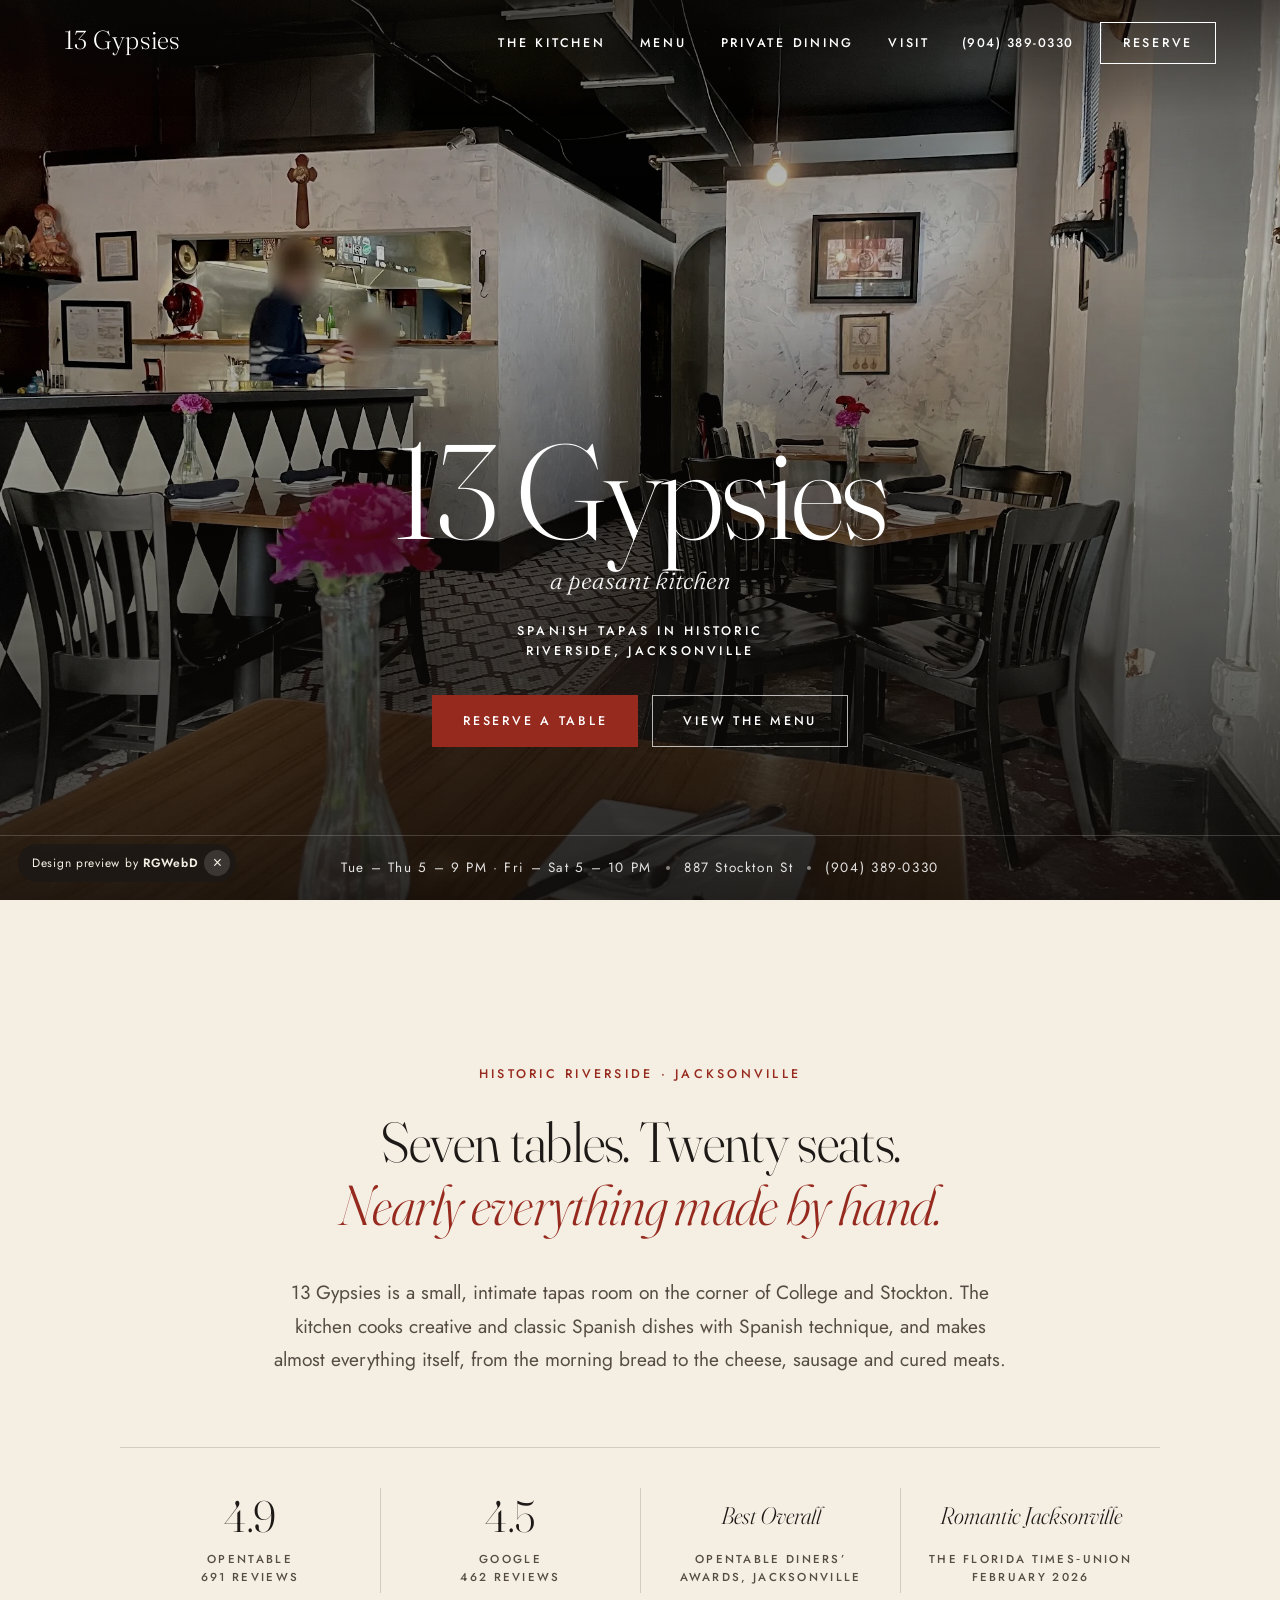
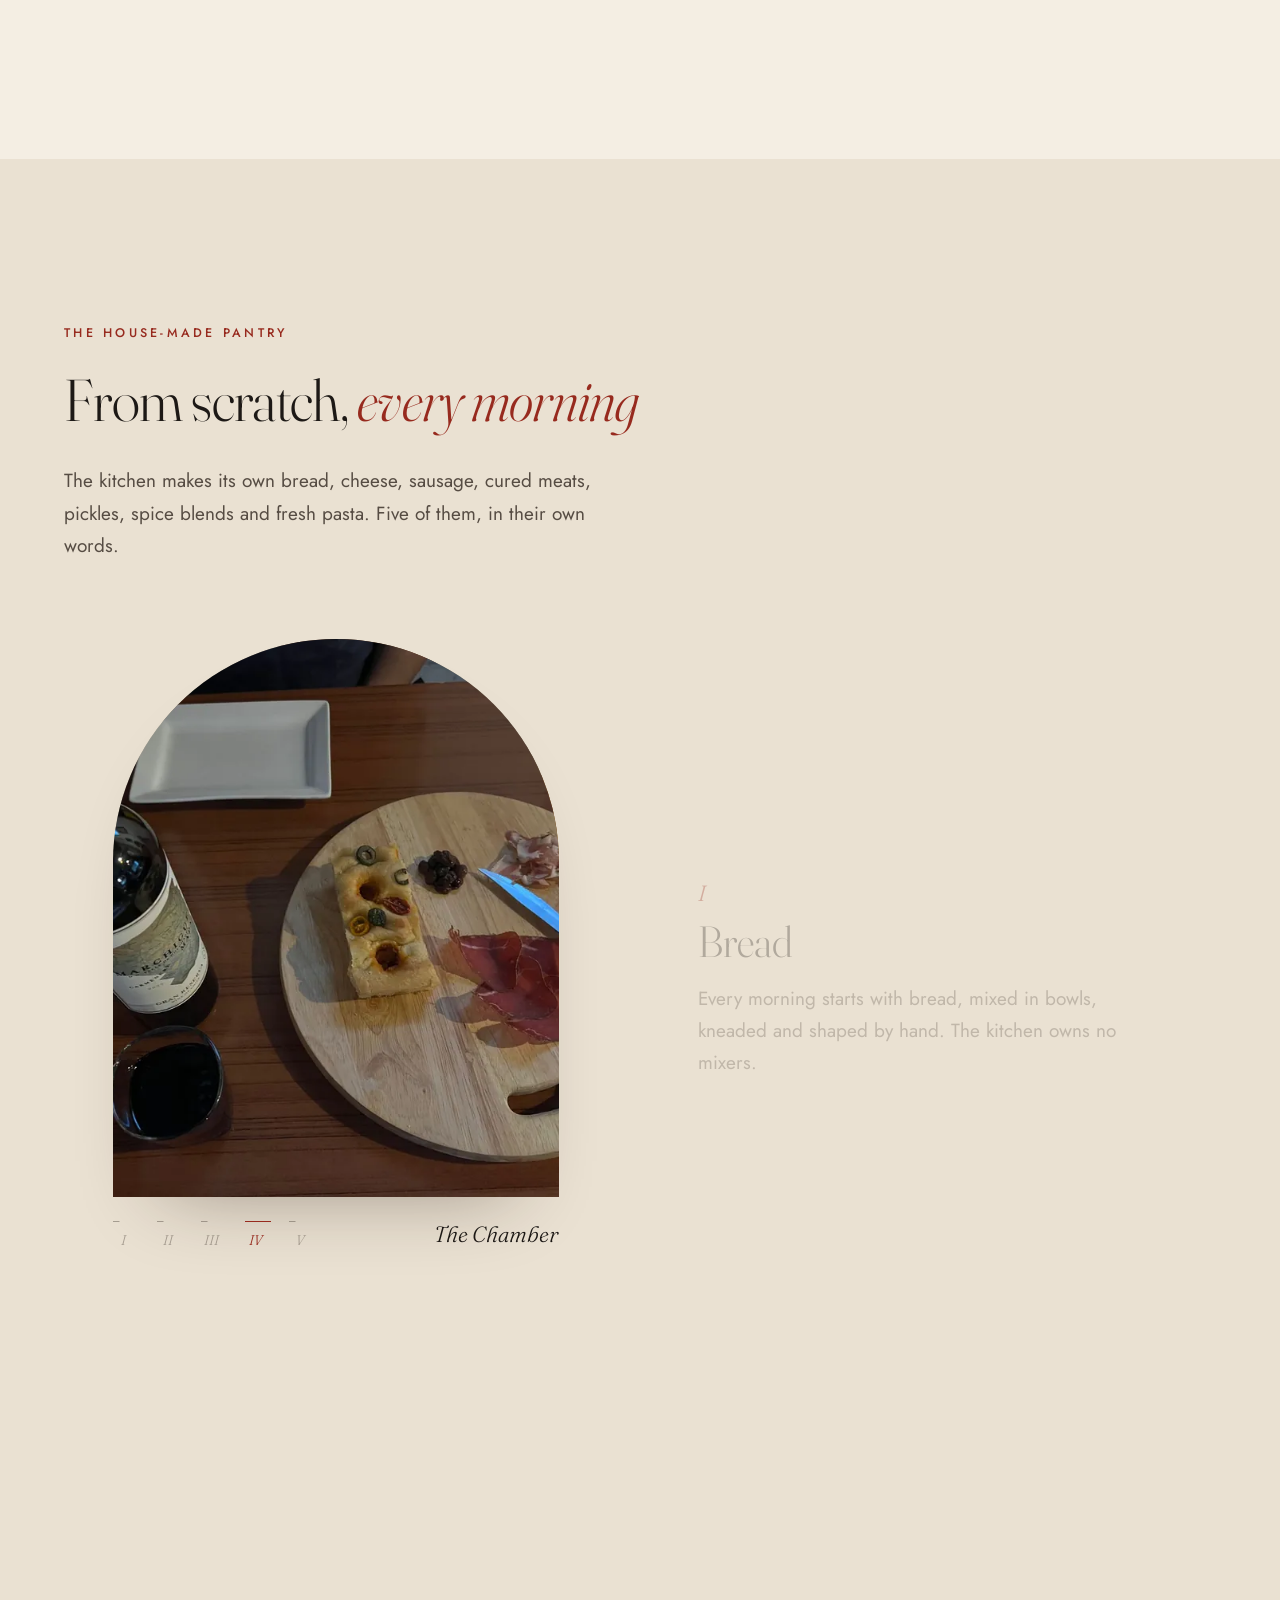
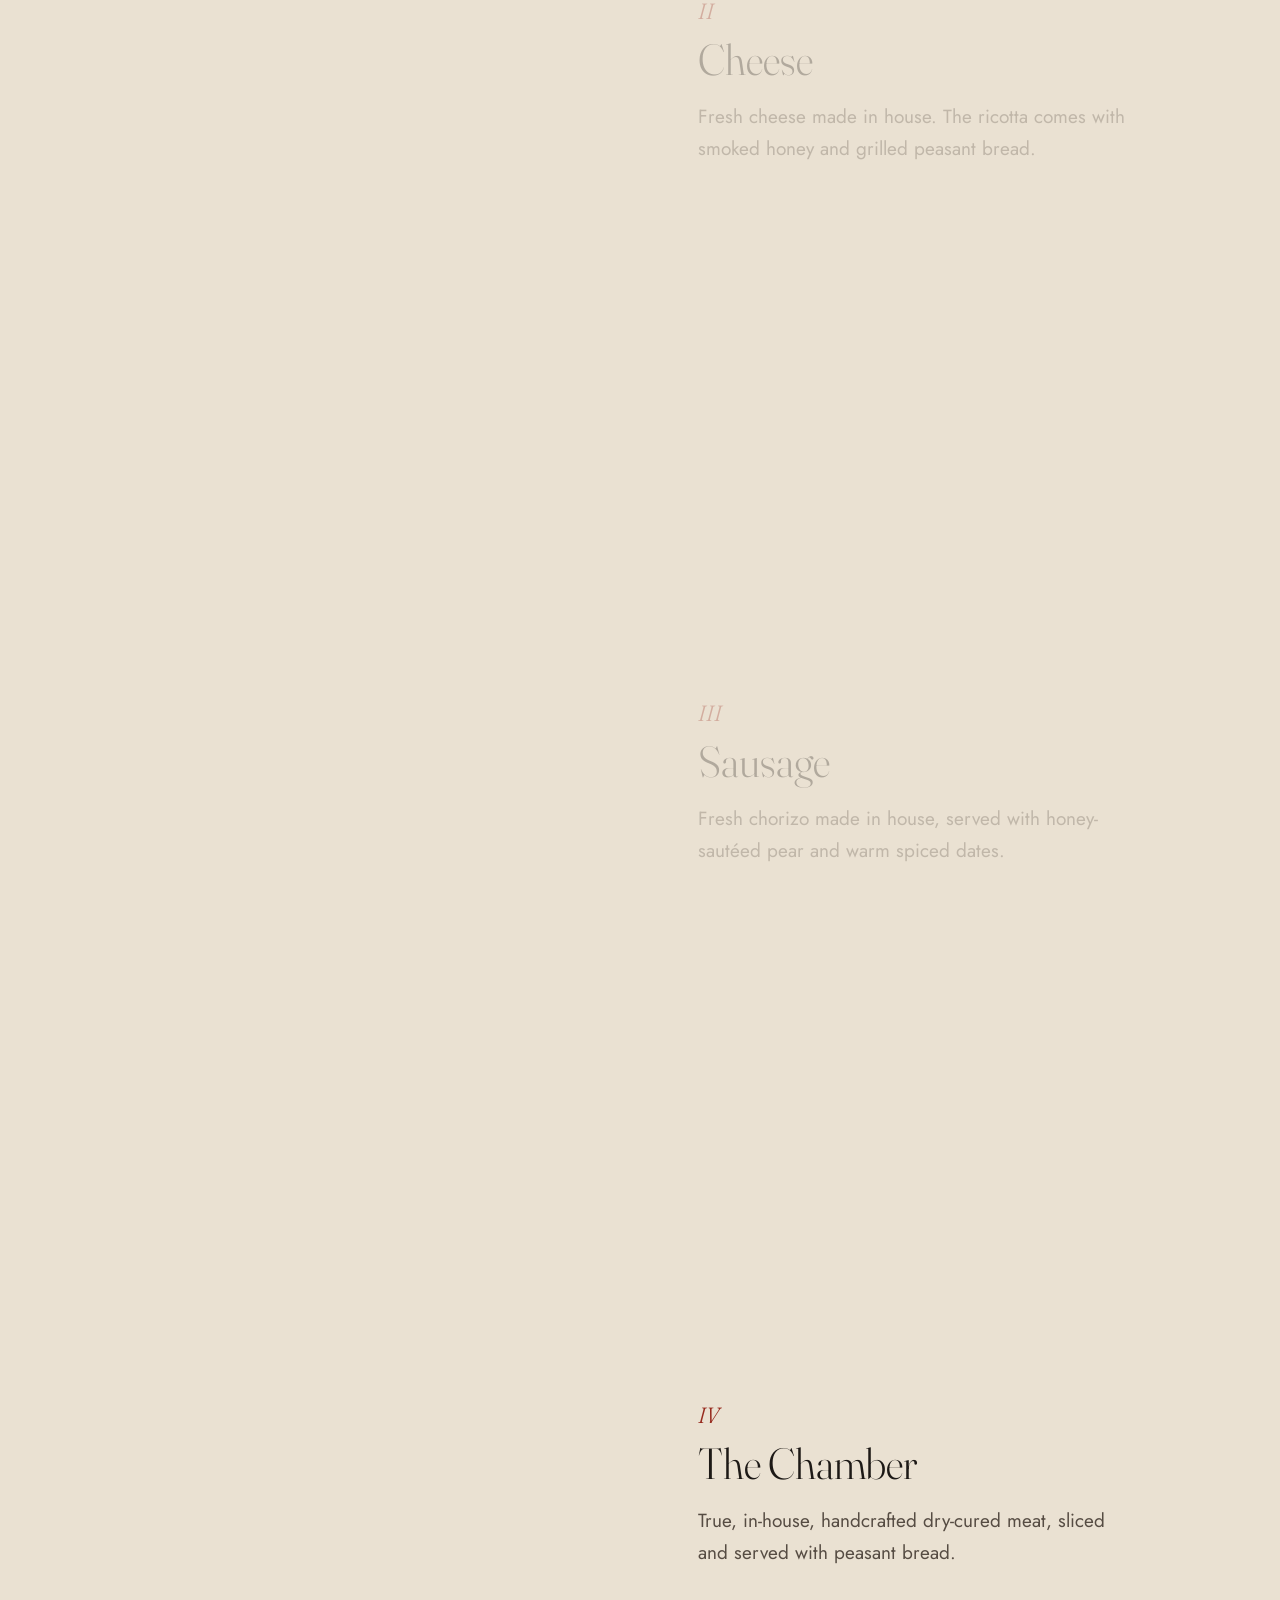
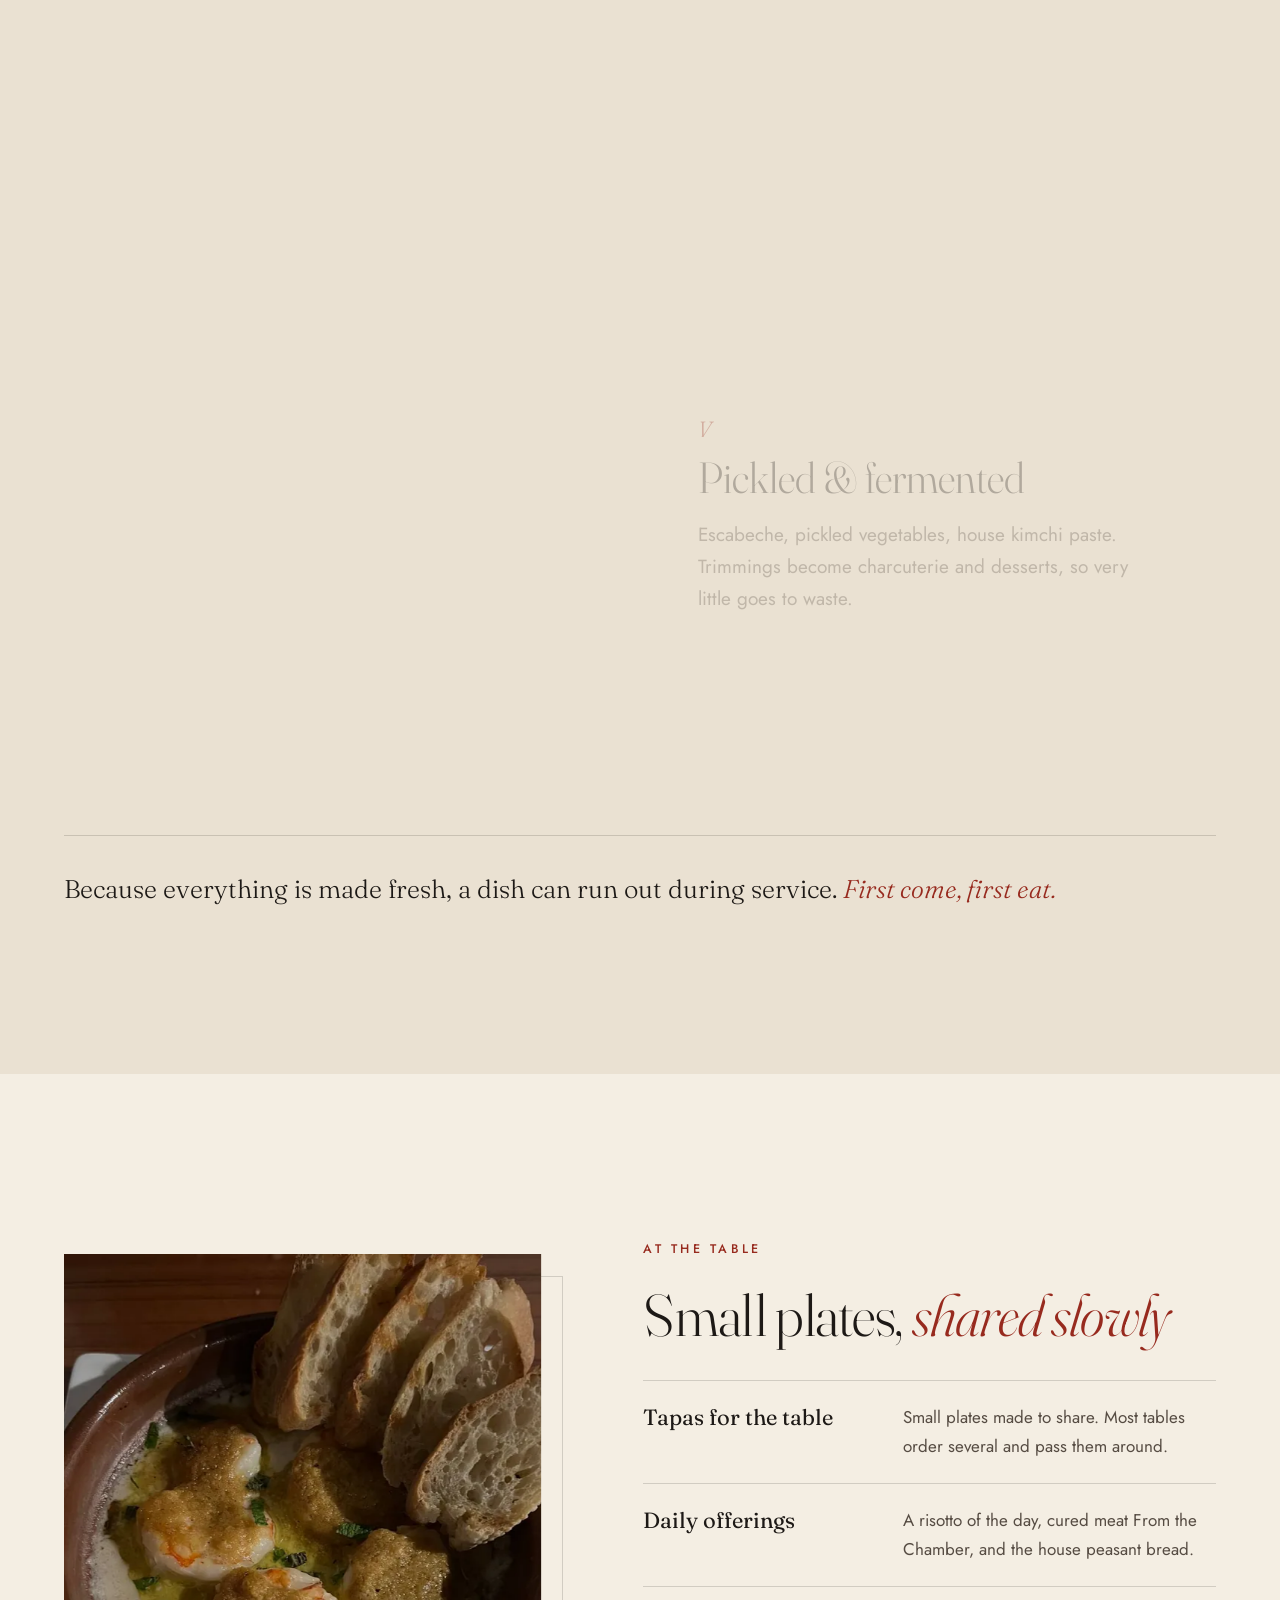
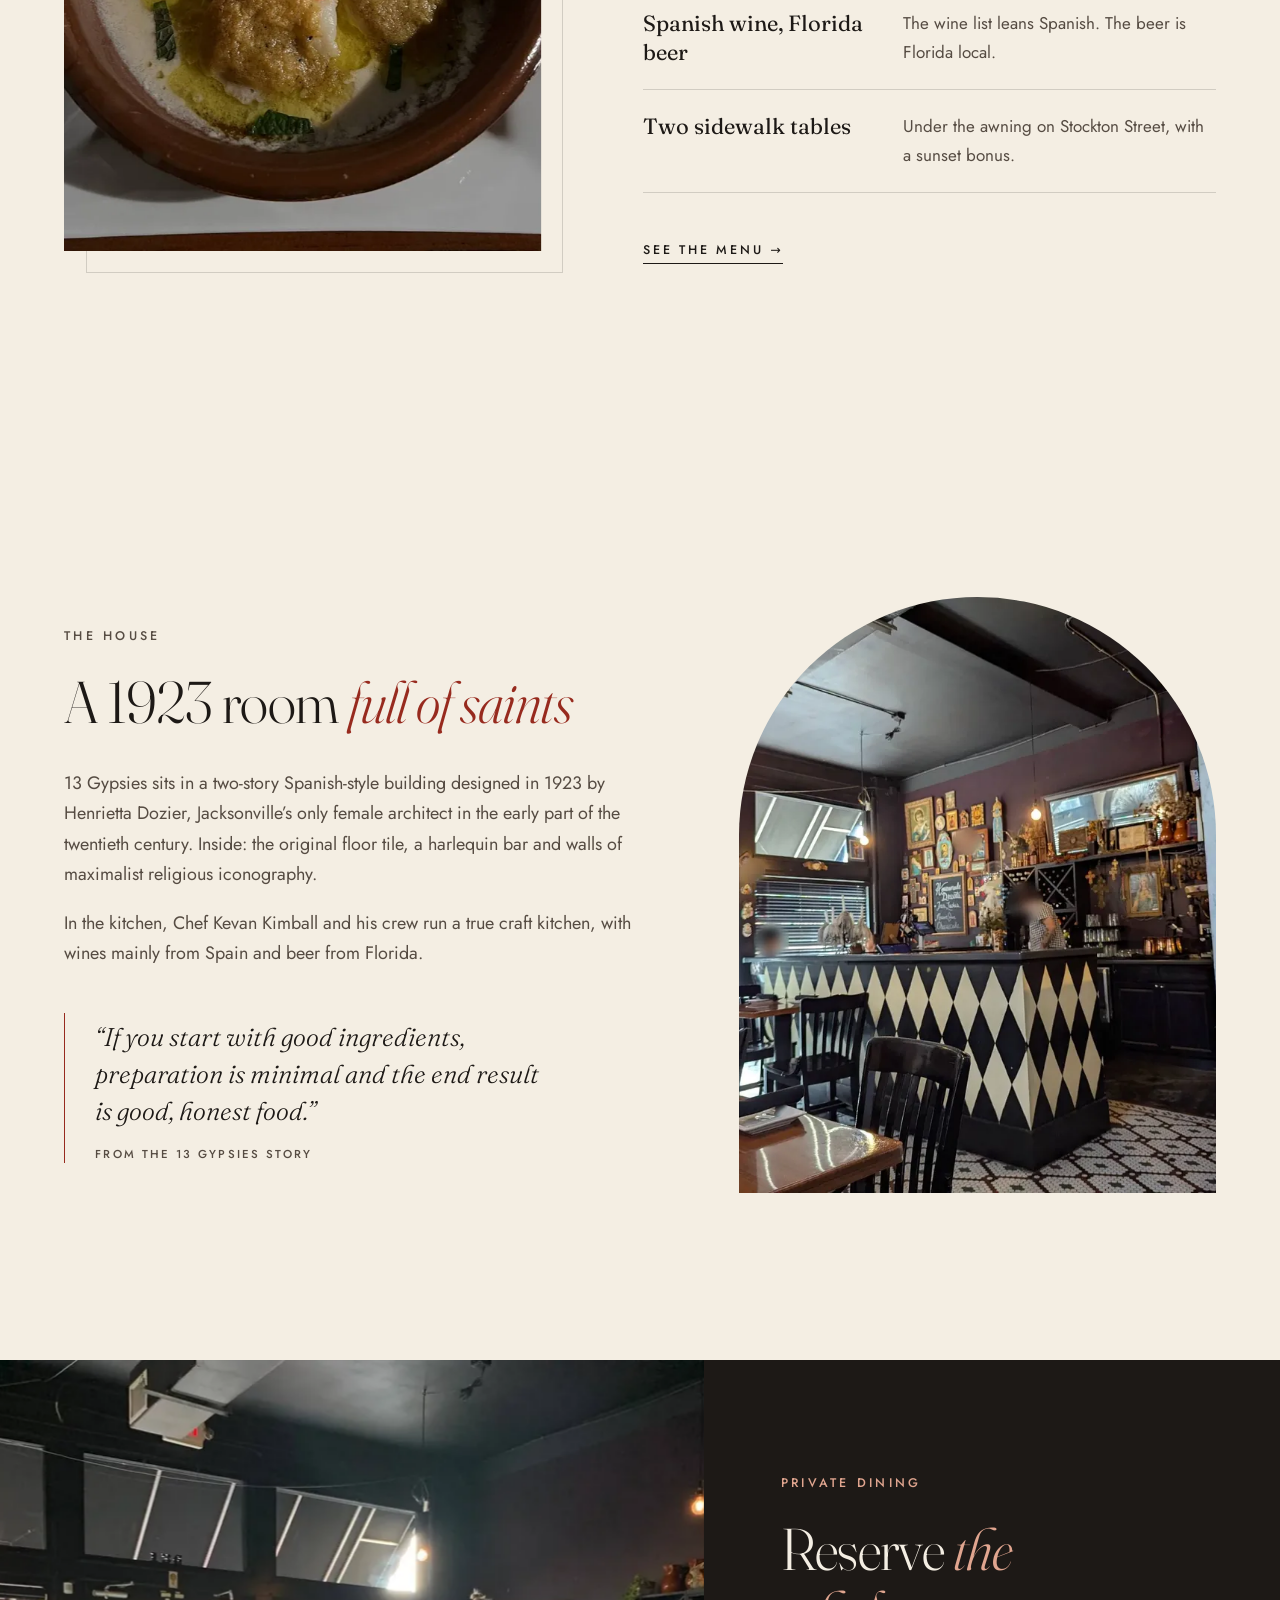
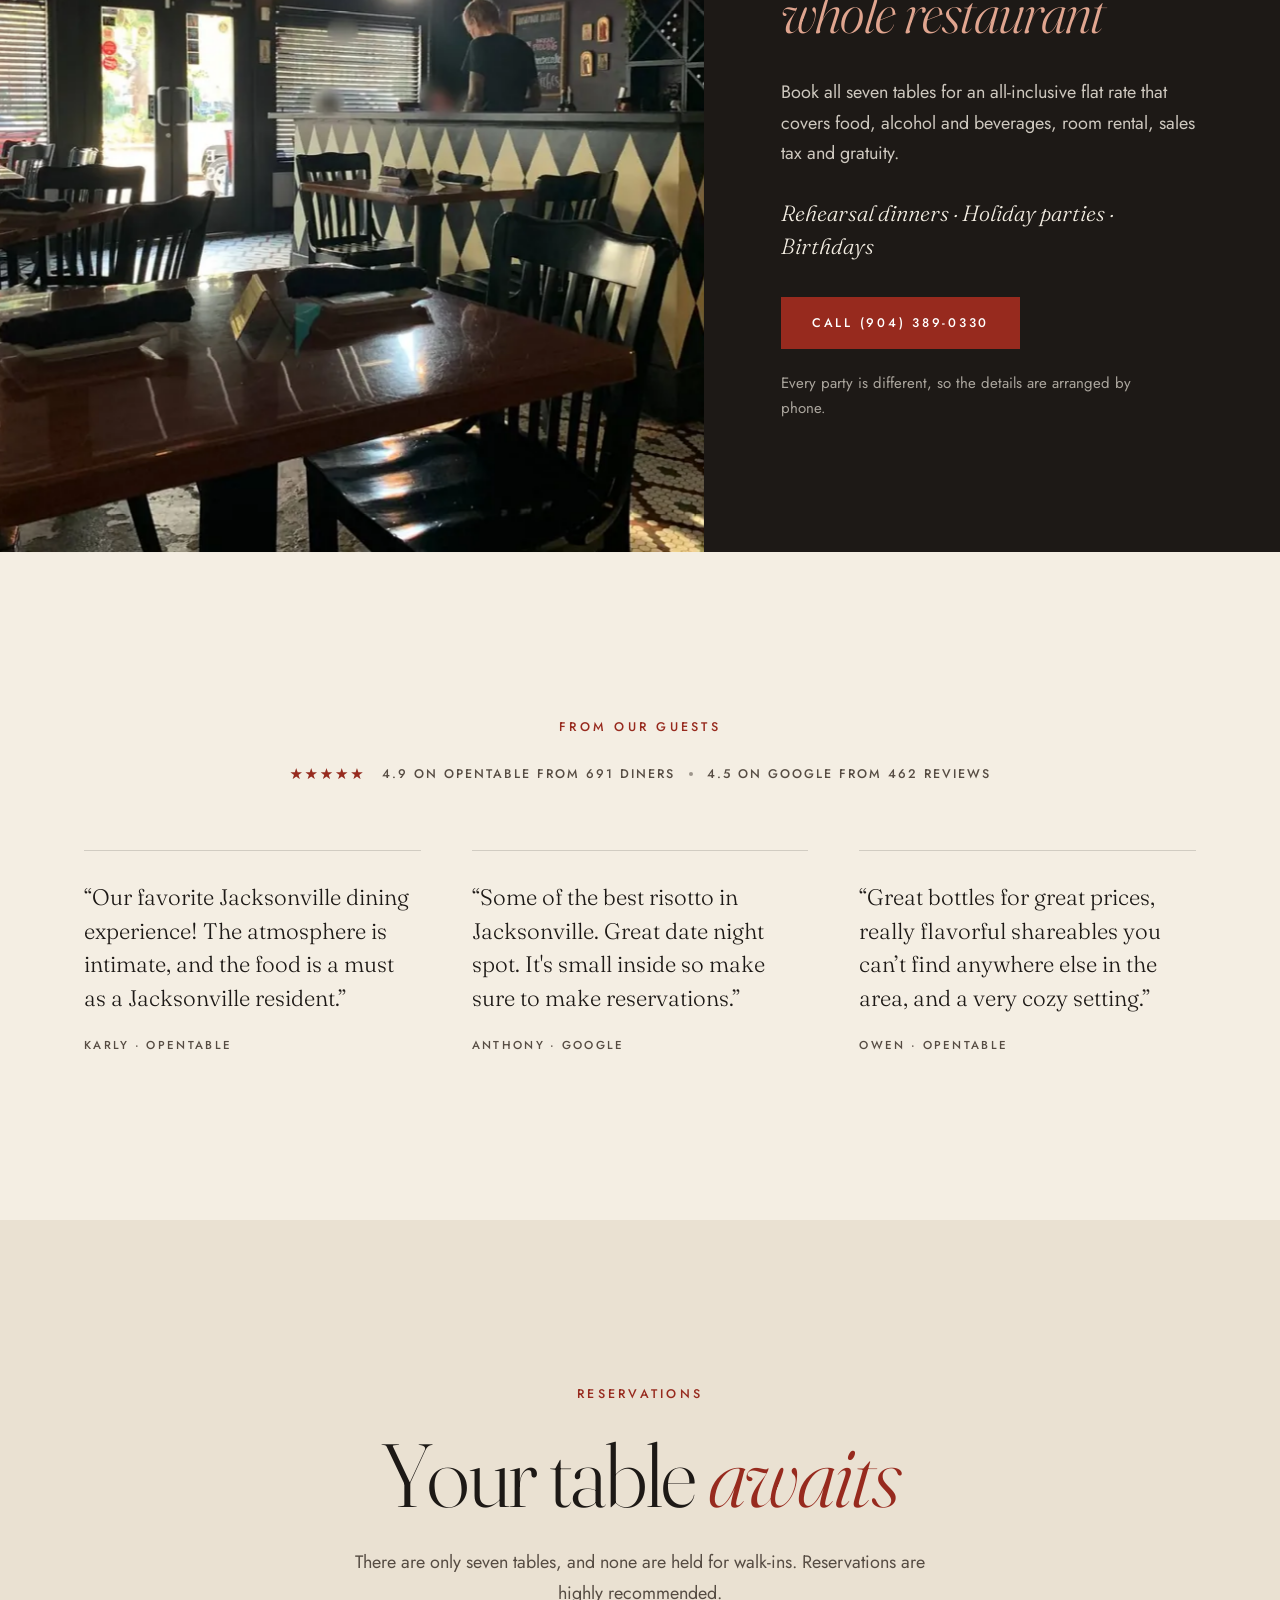
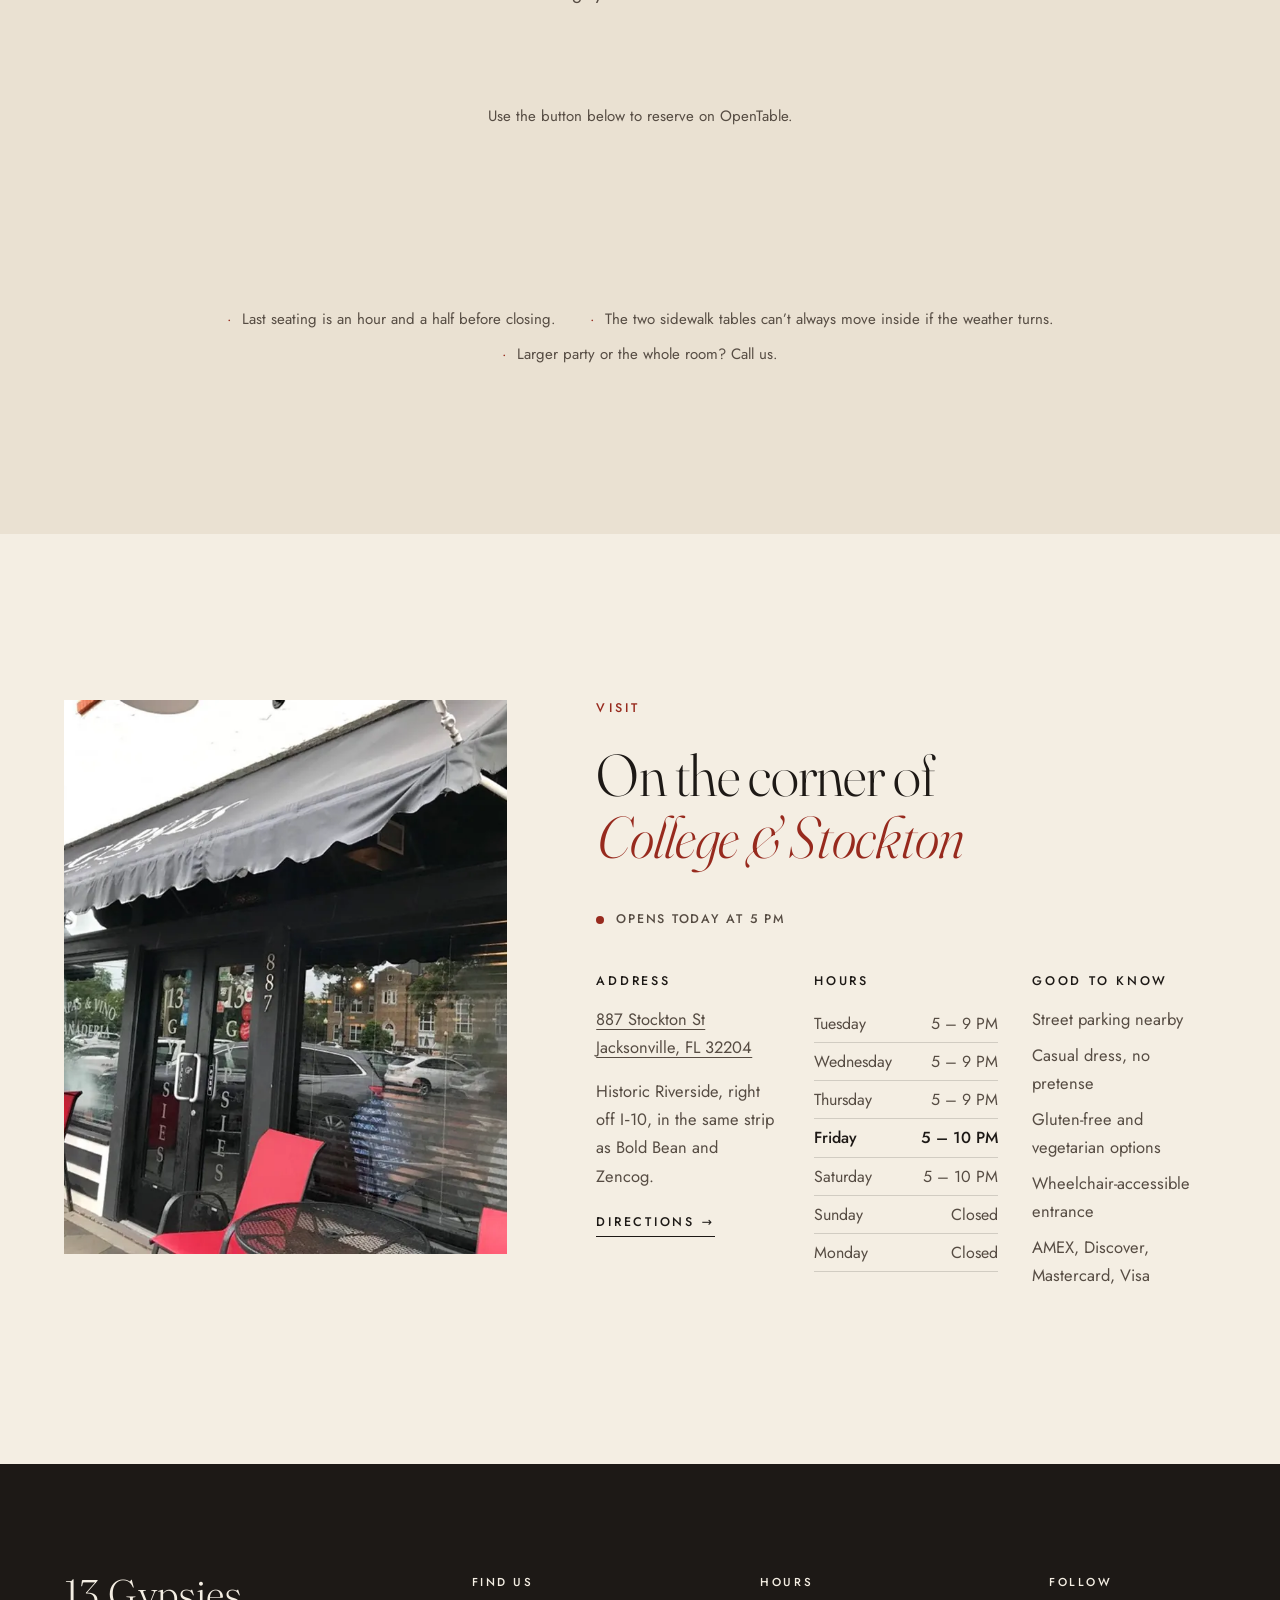
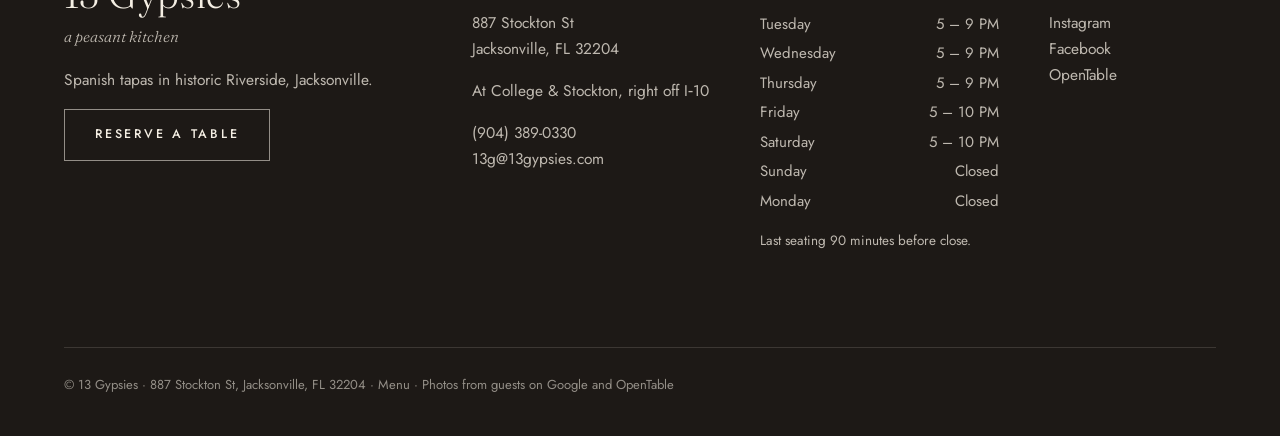
<file: index.html>
<!doctype html><html lang="en"><head><meta charset="utf-8"><meta name="viewport" content="width=device-width,initial-scale=1,viewport-fit=cover">
<title>13 Gypsies · Spanish Tapas in Riverside, Jacksonville FL</title><meta name="description" content="13 Gypsies is an intimate Spanish tapas restaurant in historic Riverside, Jacksonville: seven tables, twenty seats, and nearly everything made in house. Dinner Tue–Sat. Reserve on OpenTable or call (904) 389-0330."><link rel="canonical" href="https://rgwebd.github.io/13gypsies-luxe/">
<meta property="og:type" content="restaurant"><meta property="og:title" content="13 Gypsies · Spanish Tapas in Riverside, Jacksonville FL"><meta property="og:description" content="13 Gypsies is an intimate Spanish tapas restaurant in historic Riverside, Jacksonville: seven tables, twenty seats, and nearly everything made in house. Dinner Tue–Sat. Reserve on OpenTable or call (904) 389-0330."><meta property="og:url" content="https://rgwebd.github.io/13gypsies-luxe/"><meta property="og:image" content="https://rgwebd.github.io/13gypsies-luxe/assets/og-image.jpg"><meta name="twitter:card" content="summary_large_image"><meta name="twitter:title" content="13 Gypsies · Spanish Tapas in Riverside, Jacksonville FL"><meta name="twitter:description" content="13 Gypsies is an intimate Spanish tapas restaurant in historic Riverside, Jacksonville: seven tables, twenty seats, and nearly everything made in house. Dinner Tue–Sat. Reserve on OpenTable or call (904) 389-0330."><meta name="twitter:image" content="https://rgwebd.github.io/13gypsies-luxe/assets/og-image.jpg">
<meta name="theme-color" content="#F4EEE3"><link rel="icon" href="favicon.ico" sizes="any"><link rel="icon" type="image/png" sizes="32x32" href="assets/favicon-32.png"><link rel="apple-touch-icon" href="apple-touch-icon.png">
<link rel="preload" href="assets/fonts/fraunces-normal.woff2" as="font" type="font/woff2" crossorigin><link rel="preload" href="assets/fonts/jost-normal.woff2" as="font" type="font/woff2" crossorigin>
<link rel="stylesheet" href="assets/styles.css?v=5"><script>document.documentElement.classList.add('js')</script>
<script type="application/ld+json">{"@context": "https://schema.org", "@type": "Restaurant", "@id": "https://rgwebd.github.io/13gypsies-luxe/#restaurant", "name": "13 Gypsies", "slogan": "A peasant kitchen", "url": "https://rgwebd.github.io/13gypsies-luxe/", "image": ["https://rgwebd.github.io/13gypsies-luxe/assets/img/hero-2000.webp", "https://rgwebd.github.io/13gypsies-luxe/assets/og-image.jpg"], "logo": "https://rgwebd.github.io/13gypsies-luxe/assets/favicon-512.png", "telephone": "+1-904-389-0330", "email": "13g@13gypsies.com", "description": "Intimate Spanish tapas restaurant in historic Riverside, Jacksonville: seven tables, twenty seats, and nearly everything made in house, from bread and cheese to sausage and dry-cured meats.", "address": {"@type": "PostalAddress", "streetAddress": "887 Stockton St", "addressLocality": "Jacksonville", "addressRegion": "FL", "postalCode": "32204", "addressCountry": "US"}, "geo": {"@type": "GeoCoordinates", "latitude": 30.315061, "longitude": -81.6891814}, "servesCuisine": ["Spanish", "Tapas", "Mediterranean"], "priceRange": "$$", "openingHoursSpecification": [{"@type": "OpeningHoursSpecification", "dayOfWeek": ["Tuesday", "Wednesday", "Thursday"], "opens": "17:00", "closes": "21:00"}, {"@type": "OpeningHoursSpecification", "dayOfWeek": ["Friday", "Saturday"], "opens": "17:00", "closes": "22:00"}], "acceptsReservations": "https://www.opentable.com/r/13-gypsies-jacksonville", "hasMenu": "https://rgwebd.github.io/13gypsies-luxe/menu.html", "paymentAccepted": "AMEX, Discover, Mastercard, Visa", "aggregateRating": {"@type": "AggregateRating", "ratingValue": 4.5, "reviewCount": 462, "bestRating": 5}, "sameAs": ["https://www.facebook.com/13gypsiesjax/", "https://www.instagram.com/13gypsies/", "https://www.opentable.com/r/13-gypsies-jacksonville", "https://maps.app.goo.gl/4hMLXT24EeZWwXa9A"]}</script></head>
<body class="p-home" id="top">
<a class="skip" href="#main">Skip to content</a>
<header class="hdr over" data-hdr>
 <a class="hdr-brand" href="#top" aria-label="13 Gypsies, home"><span class="wm">13 Gypsies</span></a>
 <nav class="hdr-nav" aria-label="Main"><a href="#kitchen">The Kitchen</a><a href="menu.html">Menu</a><a href="#private">Private Dining</a><a href="#visit">Visit</a></nav>
 <div class="hdr-act"><a class="hdr-tel" href="tel:+19043890330">(904) 389-0330</a><a class="btn sm" href="#reserve">Reserve</a></div>
</header>
<main id="main">
<section class="hero" aria-label="13 Gypsies">
 <div class="hero-ph"><img class="" src="assets/img/hero-1200.webp" srcset="assets/img/hero-1200.webp 1200w, assets/img/hero-2000.webp 2000w" sizes="100vw" alt="The dining room at 13 Gypsies: café tables with carnations, the harlequin bar and the kitchen pass" fetchpriority="high"></div>
 <div class="hero-in">
  <p class="hero-mark" aria-hidden="true">13 Gypsies</p>
  <p class="hero-tag">a peasant kitchen</p>
  <h1 class="hero-h1">Spanish tapas in historic Riverside, Jacksonville</h1>
  <div class="hero-cta"><a class="btn fill" href="#reserve">Reserve a table</a><a class="btn ghost" href="menu.html">View the menu</a></div>
 </div>
 <p class="hero-info"><span class="hi-h">Tue – Thu 5 – 9 PM · Fri – Sat 5 – 10 PM</span><span class="dot d1" aria-hidden="true"></span><span>887 Stockton St</span><span class="dot" aria-hidden="true"></span><a href="tel:+19043890330">(904) 389-0330</a></p>
</section>

<section class="intro sec" aria-labelledby="intro-h">
 <p class="eyebrow">Historic Riverside · Jacksonville</p>
 <h2 id="intro-h" class="intro-h">Seven tables. Twenty seats.<br><em>Nearly everything made by hand.</em></h2>
 <p class="lede">13 Gypsies is a small, intimate tapas room on the corner of College and Stockton. The kitchen cooks creative and classic Spanish dishes with Spanish technique, and makes almost everything itself, from the morning bread to the cheese, sausage and cured meats.</p>
 <ul class="creds" aria-label="Ratings and recognition">
  <li><b>4.9</b><span>OpenTable<br>691 reviews</span></li>
  <li><b>4.5</b><span>Google<br>462 reviews</span></li>
  <li><b class="w">Best Overall</b><span>OpenTable diners’<br>awards, Jacksonville</span></li>
  <li><a href="https://www.jacksonville.com/picture-gallery/entertainment/dining/2026/02/07/romantic-jacksonville-restaurants-for-dates-anniversaries-valentines-day/88514462007" rel="noopener" target="_blank"><b class="w">Romantic Jacksonville</b><span>The Florida Times‑Union<br>February 2026</span></a></li>
 </ul>
</section>

<section class="pantry sec" id="kitchen" aria-labelledby="pt-h" data-pantry>
 <div class="pt-head"><p class="eyebrow">The house-made pantry</p><h2 id="pt-h" class="h2">From scratch, <em>every morning</em></h2><p class="pt-sub">The kitchen makes its own bread, cheese, sausage, cured meats, pickles, spice blends and fresh pasta. Five of them, in their own words.</p></div>
 <div class="pt-grid">
  <div class="pt-stage" aria-hidden="true"><div class="pt-frame"><figure class="pt-shot on" data-i="0"><img class="" src="assets/img/f-bread-700.webp" srcset="assets/img/f-bread-700.webp 700w, assets/img/f-bread-1200.webp 1200w" sizes="(max-width:900px) 92vw, 44vw" alt="House peasant bread with olive oil for dipping" decoding="async"></figure><figure class="pt-shot" data-i="1"><img class="" src="assets/img/f-ricotta-700.webp" srcset="assets/img/f-ricotta-700.webp 700w, assets/img/f-ricotta-1200.webp 1200w" sizes="(max-width:900px) 92vw, 44vw" alt="House made ricotta with grilled peasant bread" decoding="async"></figure><figure class="pt-shot" data-i="2"><img class="" src="assets/img/chorizo-700.webp" srcset="assets/img/chorizo-700.webp 700w, assets/img/chorizo-1200.webp 1200w" sizes="(max-width:900px) 92vw, 44vw" alt="A plate of house chorizo from the 13 Gypsies kitchen" decoding="async"></figure><figure class="pt-shot" data-i="3"><img class="" src="assets/img/chamber-700.webp" srcset="assets/img/chamber-700.webp 700w, assets/img/chamber-1200.webp 1200w" sizes="(max-width:900px) 92vw, 44vw" alt="House cured meat on a wooden board beside a bottle of red wine" decoding="async"></figure><figure class="pt-shot" data-i="4"><img class="" src="assets/img/escabeche-700.webp" srcset="assets/img/escabeche-700.webp 700w, assets/img/escabeche-1200.webp 1200w" sizes="(max-width:900px) 92vw, 44vw" alt="Mushroom escabeche in a clay dish with toasted baguette" decoding="async"></figure></div><div class="pt-cap"><ol class="pt-ticks"><li data-i="0" class=on><span>I</span></li><li data-i="1"><span>II</span></li><li data-i="2"><span>III</span></li><li data-i="3"><span>IV</span></li><li data-i="4"><span>V</span></li></ol><p class="pt-now">Bread</p></div></div>
  <ol class="pt-steps"><li class="pt-step" data-i="0"><span class="pt-num">I</span><h3 class="pt-h">Bread</h3><p>Every morning starts with bread, mixed in bowls, kneaded and shaped by hand. The kitchen owns no mixers.</p><figure class="pt-inline"><img class="" src="assets/img/f-bread-700.webp" srcset="assets/img/f-bread-700.webp 700w, assets/img/f-bread-1200.webp 1200w" sizes="(max-width:900px) 88vw, 40vw" alt="House peasant bread with olive oil for dipping" loading="lazy" decoding="async"></figure></li><li class="pt-step" data-i="1"><span class="pt-num">II</span><h3 class="pt-h">Cheese</h3><p>Fresh cheese made in house. The ricotta comes with smoked honey and grilled peasant bread.</p><figure class="pt-inline"><img class="" src="assets/img/f-ricotta-700.webp" srcset="assets/img/f-ricotta-700.webp 700w, assets/img/f-ricotta-1200.webp 1200w" sizes="(max-width:900px) 88vw, 40vw" alt="House made ricotta with grilled peasant bread" loading="lazy" decoding="async"></figure></li><li class="pt-step" data-i="2"><span class="pt-num">III</span><h3 class="pt-h">Sausage</h3><p>Fresh chorizo made in house, served with honey-sautéed pear and warm spiced dates.</p><figure class="pt-inline"><img class="" src="assets/img/chorizo-700.webp" srcset="assets/img/chorizo-700.webp 700w, assets/img/chorizo-1200.webp 1200w" sizes="(max-width:900px) 88vw, 40vw" alt="A plate of house chorizo from the 13 Gypsies kitchen" loading="lazy" decoding="async"></figure></li><li class="pt-step" data-i="3"><span class="pt-num">IV</span><h3 class="pt-h">The Chamber</h3><p>True, in-house, handcrafted dry-cured meat, sliced and served with peasant bread.</p><figure class="pt-inline"><img class="" src="assets/img/chamber-700.webp" srcset="assets/img/chamber-700.webp 700w, assets/img/chamber-1200.webp 1200w" sizes="(max-width:900px) 88vw, 40vw" alt="House cured meat on a wooden board beside a bottle of red wine" loading="lazy" decoding="async"></figure></li><li class="pt-step" data-i="4"><span class="pt-num">V</span><h3 class="pt-h">Pickled &amp; fermented</h3><p>Escabeche, pickled vegetables, house kimchi paste. Trimmings become charcuterie and desserts, so very little goes to waste.</p><figure class="pt-inline"><img class="" src="assets/img/escabeche-700.webp" srcset="assets/img/escabeche-700.webp 700w, assets/img/escabeche-1200.webp 1200w" sizes="(max-width:900px) 88vw, 40vw" alt="Mushroom escabeche in a clay dish with toasted baguette" loading="lazy" decoding="async"></figure></li></ol>
 </div>
 <p class="pt-foot">Because everything is made fresh, a dish can run out during service. <em>First come, first eat.</em></p>
</section>

<section class="atable sec" aria-labelledby="tb-h">
 <figure class="tb-ph"><img class="" src="assets/img/f-gambas-800.webp" srcset="assets/img/f-gambas-800.webp 800w, assets/img/f-gambas-1600.webp 1600w" sizes="(max-width:900px) 92vw, 46vw" alt="Garlic shrimp in a clay dish with slices of house baguette" loading="lazy" decoding="async"></figure>
 <div class="tb-tx"><p class="eyebrow">At the table</p><h2 id="tb-h" class="h2">Small plates, <em>shared slowly</em></h2>
  <dl class="fm"><div class="fm-row"><dt>Tapas for the table</dt><dd>Small plates made to share. Most tables order several and pass them around.</dd></div><div class="fm-row"><dt>Daily offerings</dt><dd>A risotto of the day, cured meat From the Chamber, and the house peasant bread.</dd></div><div class="fm-row"><dt>Spanish wine, Florida beer</dt><dd>The wine list leans Spanish. The beer is Florida local.</dd></div><div class="fm-row"><dt>Two sidewalk tables</dt><dd>Under the awning on Stockton Street, with a sunset bonus.</dd></div></dl>
  <a class="lnk" href="menu.html">See the menu</a></div>
</section>

<section class="house sec" aria-labelledby="hs-h">
 <div class="hs-tx"><p class="eyebrow">The house</p><h2 id="hs-h" class="h2">A 1923 room <em>full of saints</em></h2>
  <p>13 Gypsies sits in a two-story Spanish-style building designed in 1923 by Henrietta Dozier, Jacksonville’s only female architect in the early part of the twentieth century. Inside: the original floor tile, a harlequin bar and walls of maximalist religious iconography.</p>
  <p>In the kitchen, Chef Kevan Kimball and his crew run a true craft kitchen, with wines mainly from Spain and beer from Florida.</p>
  <blockquote class="pull">“If you start with good ingredients, preparation is minimal and the end result is good, honest food.”<cite>From the 13 Gypsies story</cite></blockquote></div>
 <figure class="hs-ph"><img class="" src="assets/img/bar-800.webp" srcset="assets/img/bar-800.webp 800w, assets/img/bar-1600.webp 1600w" sizes="(max-width:900px) 92vw, 46vw" alt="The harlequin-painted bar beneath a wall of icons, candles and framed saints" loading="lazy" decoding="async"></figure>
</section>

<section class="private sec" id="private" aria-labelledby="pv-h">
 <figure class="pv-ph"><img class="" src="assets/img/dining-800.webp" srcset="assets/img/dining-800.webp 800w, assets/img/dining-1600.webp 1600w" sizes="(max-width:900px) 100vw, 55vw" alt="Café tables set by the front windows on Stockton Street" loading="lazy" decoding="async"></figure>
 <div class="pv-tx"><p class="eyebrow">Private dining</p><h2 id="pv-h" class="h2">Reserve <em>the whole restaurant</em></h2>
  <p>Book all seven tables for an all-inclusive flat rate that covers food, alcohol and beverages, room rental, sales tax and gratuity.</p>
  <p class="pv-for">Rehearsal dinners · Holiday parties · Birthdays</p>
  <div class="pv-cta"><a class="btn fill" href="tel:+19043890330">Call (904) 389-0330</a></div>
  <p class="small">Every party is different, so the details are arranged by phone.</p></div>
</section>

<section class="reviews sec" aria-labelledby="rv-h">
 <h2 id="rv-h" class="eyebrow">From our guests</h2>
 <p class="rv-line"><span class="stars" style="--r:98%" aria-hidden="true"><span>★★★★★</span><span>★★★★★</span></span> <span>4.9 on OpenTable from 691 diners</span><span class="dot" aria-hidden="true"></span><span>4.5 on Google from 462 reviews</span></p>
 <div class="rv-grid"><figure class="rv"><blockquote>“Our favorite Jacksonville dining experience! The atmosphere is intimate, and the food is a must as a Jacksonville resident.”</blockquote><figcaption>Karly · OpenTable</figcaption></figure><figure class="rv"><blockquote>“Some of the best risotto in Jacksonville. Great date night spot. It's small inside so make sure to make reservations.”</blockquote><figcaption>Anthony · Google</figcaption></figure><figure class="rv"><blockquote>“Great bottles for great prices, really flavorful shareables you can’t find anywhere else in the area, and a very cozy setting.”</blockquote><figcaption>Owen · OpenTable</figcaption></figure></div>
</section>

<section class="reserve sec" id="reserve" aria-labelledby="rs-h">
 <div class="rs-in">
  <p class="eyebrow">Reservations</p><h2 id="rs-h" class="rs-h">Your table <em>awaits</em></h2>
  <p class="rs-sub">There are only seven tables, and none are held for walk-ins. Reservations are highly recommended.</p>
  <div class="otw" data-rid="283390"><p class="otload">Loading OpenTable availability…</p></div>
  <div class="rs-cta"><a class="btn fill" href="https://www.opentable.com/r/13-gypsies-jacksonville" rel="noopener" target="_blank">Reserve on OpenTable</a><a class="btn" href="tel:+19043890330">Call (904) 389-0330</a></div>
  <ul class="rs-notes"><li>Last seating is an hour and a half before closing.</li><li>The two sidewalk tables can’t always move inside if the weather turns.</li><li>Larger party or the whole room? Call us.</li></ul>
 </div>
</section>

<section class="visit sec" id="visit" aria-labelledby="vs-h">
 <figure class="vs-ph"><img class="" src="assets/img/front-800.webp" srcset="assets/img/front-800.webp 800w, assets/img/front-1600.webp 1600w" sizes="(max-width:900px) 92vw, 46vw" alt="The 13 Gypsies storefront at 887 Stockton Street, with red chairs under the awning" loading="lazy" decoding="async"></figure>
 <div class="vs-tx"><p class="eyebrow">Visit</p><h2 id="vs-h" class="h2">On the corner of <em>College &amp; Stockton</em></h2>
  <p class="status" data-status><i aria-hidden="true"></i><span>Dinner Tuesday to Saturday from 5 PM</span></p>
  <div class="vs-cols">
   <div><h3 class="h3">Address</h3><p><a href="https://maps.app.goo.gl/4hMLXT24EeZWwXa9A" rel="noopener" target="_blank">887 Stockton St<br>Jacksonville, FL 32204</a></p><p>Historic Riverside, right off I‑10, in the same strip as Bold Bean and Zencog.</p><p><a class="lnk" href="https://www.google.com/maps/dir/?api=1&destination=13+Gypsies,+887+Stockton+St,+Jacksonville,+FL+32204" rel="noopener" target="_blank">Directions</a></p></div>
   <div><h3 class="h3">Hours</h3><table class="hours"><caption class="sr">Opening hours</caption><tr data-d="2"><th scope="row">Tuesday</th><td>5 – 9 PM</td></tr><tr data-d="3"><th scope="row">Wednesday</th><td>5 – 9 PM</td></tr><tr data-d="4"><th scope="row">Thursday</th><td>5 – 9 PM</td></tr><tr data-d="5"><th scope="row">Friday</th><td>5 – 10 PM</td></tr><tr data-d="6"><th scope="row">Saturday</th><td>5 – 10 PM</td></tr><tr data-d="0"><th scope="row">Sunday</th><td>Closed</td></tr><tr data-d="1"><th scope="row">Monday</th><td>Closed</td></tr></table></div>
   <div><h3 class="h3">Good to know</h3><ul class="gtk"><li>Street parking nearby</li><li>Casual dress, no pretense</li><li>Gluten-free and vegetarian options</li><li>Wheelchair-accessible entrance</li><li>AMEX, Discover, Mastercard, Visa</li></ul></div>
  </div></div>
</section>
</main>
<footer class="ftr">
 <div class="ftr-in">
  <div class="ftr-brand"><span class="wm">13 Gypsies</span><p class="ftr-tag">a peasant kitchen</p><p>Spanish tapas in historic Riverside, Jacksonville.</p><a class="btn light" href="index.html#reserve">Reserve a table</a></div>
  <div><h2 class="ftr-h">Find us</h2><p><a href="https://maps.app.goo.gl/4hMLXT24EeZWwXa9A" rel="noopener" target="_blank">887 Stockton St<br>Jacksonville, FL 32204</a></p><p>At College &amp; Stockton, right off I‑10</p><p><a href="tel:+19043890330">(904) 389-0330</a><br><a href="mailto:13g@13gypsies.com">13g@13gypsies.com</a></p></div>
  <div><h2 class="ftr-h">Hours</h2><ul class="ftr-hours"><li><span>Tuesday</span><span>5 – 9 PM</span></li><li><span>Wednesday</span><span>5 – 9 PM</span></li><li><span>Thursday</span><span>5 – 9 PM</span></li><li><span>Friday</span><span>5 – 10 PM</span></li><li><span>Saturday</span><span>5 – 10 PM</span></li><li><span>Sunday</span><span>Closed</span></li><li><span>Monday</span><span>Closed</span></li></ul><p class="ftr-small">Last seating 90 minutes before close.</p></div>
  <div><h2 class="ftr-h">Follow</h2><p><a href="https://www.instagram.com/13gypsies/" rel="noopener" target="_blank">Instagram</a><br><a href="https://www.facebook.com/13gypsiesjax/" rel="noopener" target="_blank">Facebook</a><br><a href="https://www.opentable.com/r/13-gypsies-jacksonville" rel="noopener" target="_blank">OpenTable</a></p></div>
 </div>
 <p class="ftr-base">© 13 Gypsies · 887 Stockton St, Jacksonville, FL 32204 · <a href="menu.html">Menu</a> · Photos from guests on Google and OpenTable</p>
</footer>
<div class="mbar" data-mbar><a class="btn fill" href="index.html#reserve">Reserve</a><a class="btn" href="tel:+19043890330">Call</a></div>
<aside class="demo" aria-label="Design preview notice"><span>Design preview by <b>RGWebD</b></span><button type="button" aria-label="Dismiss design preview notice">×</button></aside>
<script src="assets/script.js?v=5" defer></script>
</body></html>
</file>
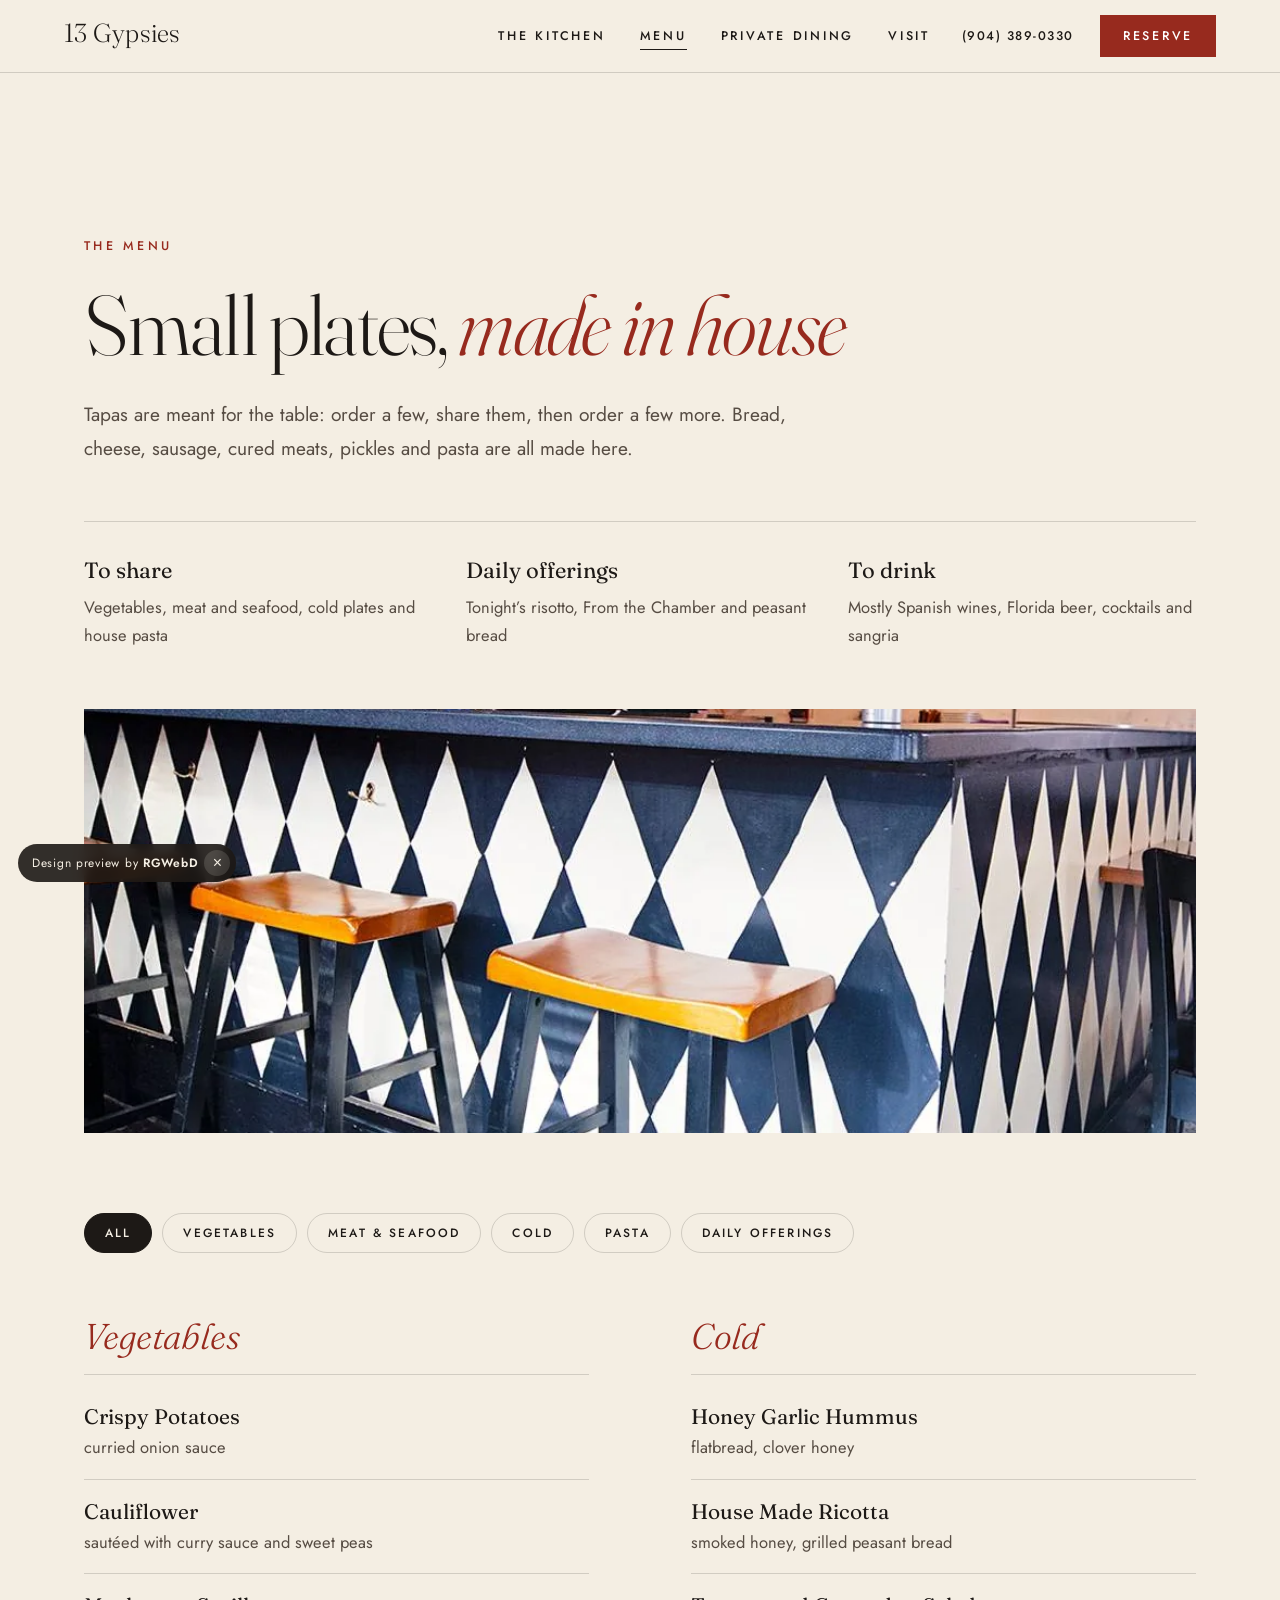
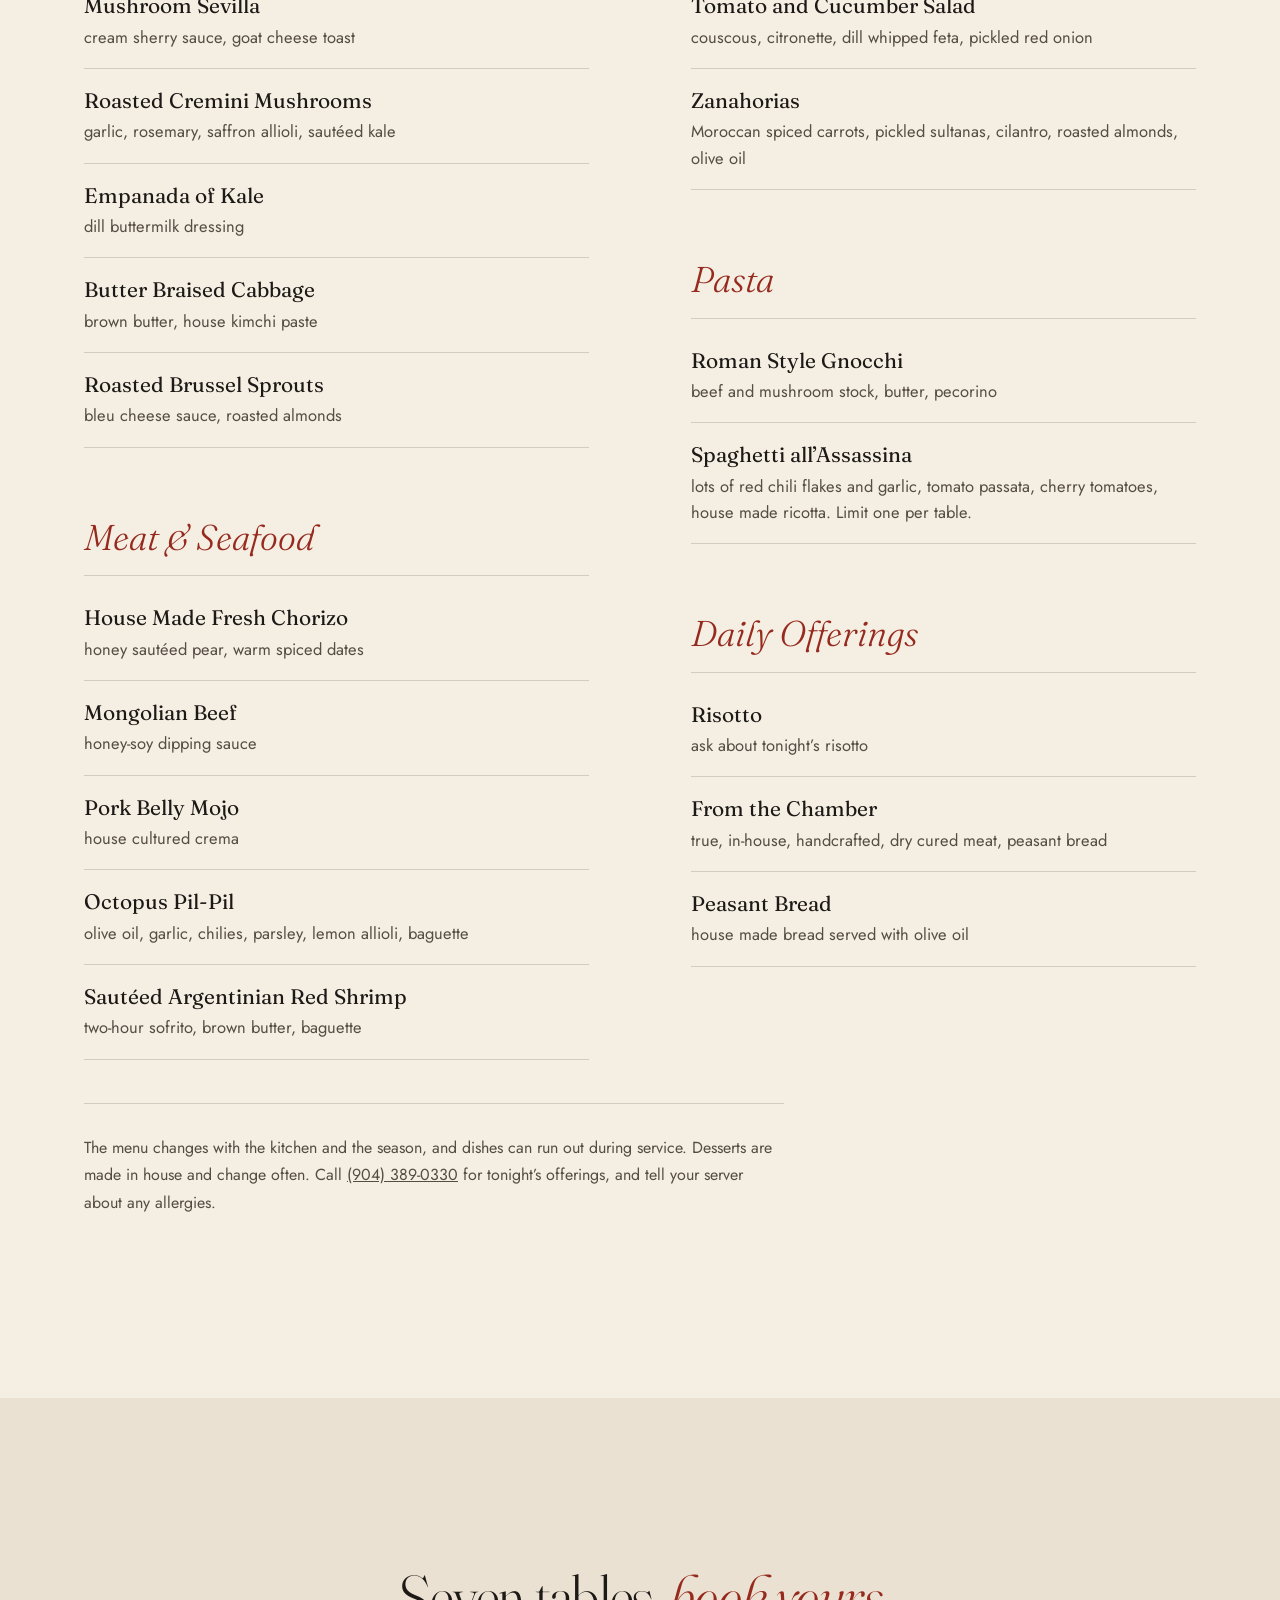
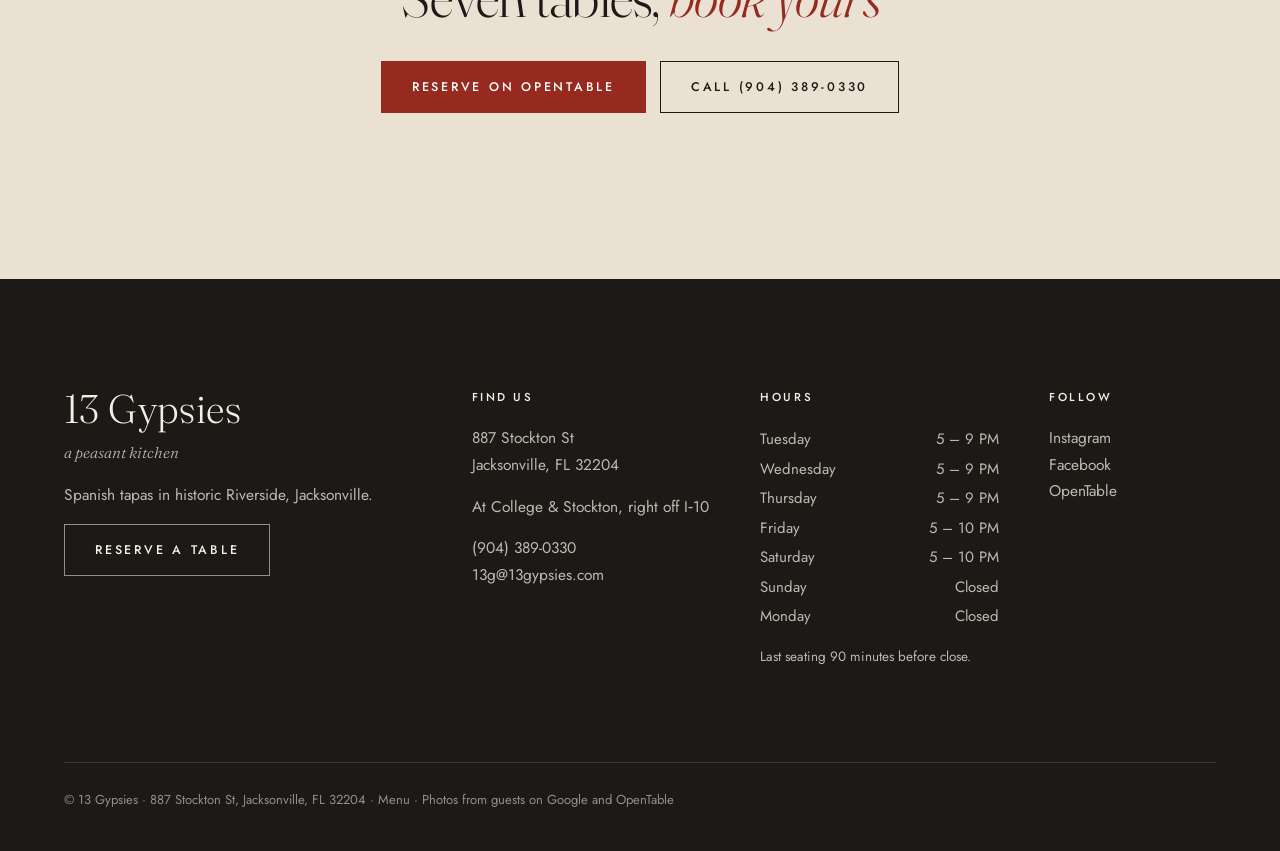
<file: menu.html>
<!doctype html><html lang="en"><head><meta charset="utf-8"><meta name="viewport" content="width=device-width,initial-scale=1,viewport-fit=cover">
<title>Menu · 13 Gypsies, Spanish Tapas in Jacksonville</title><meta name="description" content="The 13 Gypsies menu: vegetables, meat and seafood, cold tapas, house pasta and daily offerings, made in house in Riverside, Jacksonville. The menu changes; call (904) 389-0330 for tonight's offerings."><link rel="canonical" href="https://rgwebd.github.io/13gypsies-luxe/menu.html">
<meta property="og:type" content="restaurant"><meta property="og:title" content="Menu · 13 Gypsies, Spanish Tapas in Jacksonville"><meta property="og:description" content="The 13 Gypsies menu: vegetables, meat and seafood, cold tapas, house pasta and daily offerings, made in house in Riverside, Jacksonville. The menu changes; call (904) 389-0330 for tonight's offerings."><meta property="og:url" content="https://rgwebd.github.io/13gypsies-luxe/menu.html"><meta property="og:image" content="https://rgwebd.github.io/13gypsies-luxe/assets/og-image.jpg"><meta name="twitter:card" content="summary_large_image"><meta name="twitter:title" content="Menu · 13 Gypsies, Spanish Tapas in Jacksonville"><meta name="twitter:description" content="The 13 Gypsies menu: vegetables, meat and seafood, cold tapas, house pasta and daily offerings, made in house in Riverside, Jacksonville. The menu changes; call (904) 389-0330 for tonight's offerings."><meta name="twitter:image" content="https://rgwebd.github.io/13gypsies-luxe/assets/og-image.jpg">
<meta name="theme-color" content="#F4EEE3"><link rel="icon" href="favicon.ico" sizes="any"><link rel="icon" type="image/png" sizes="32x32" href="assets/favicon-32.png"><link rel="apple-touch-icon" href="apple-touch-icon.png">
<link rel="preload" href="assets/fonts/fraunces-normal.woff2" as="font" type="font/woff2" crossorigin><link rel="preload" href="assets/fonts/jost-normal.woff2" as="font" type="font/woff2" crossorigin>
<link rel="stylesheet" href="assets/styles.css?v=5"><script>document.documentElement.classList.add('js')</script>
<script type="application/ld+json">[{"@context": "https://schema.org", "@type": "Restaurant", "@id": "https://rgwebd.github.io/13gypsies-luxe/#restaurant", "name": "13 Gypsies", "slogan": "A peasant kitchen", "url": "https://rgwebd.github.io/13gypsies-luxe/", "image": ["https://rgwebd.github.io/13gypsies-luxe/assets/img/hero-2000.webp", "https://rgwebd.github.io/13gypsies-luxe/assets/og-image.jpg"], "logo": "https://rgwebd.github.io/13gypsies-luxe/assets/favicon-512.png", "telephone": "+1-904-389-0330", "email": "13g@13gypsies.com", "description": "Intimate Spanish tapas restaurant in historic Riverside, Jacksonville: seven tables, twenty seats, and nearly everything made in house, from bread and cheese to sausage and dry-cured meats.", "address": {"@type": "PostalAddress", "streetAddress": "887 Stockton St", "addressLocality": "Jacksonville", "addressRegion": "FL", "postalCode": "32204", "addressCountry": "US"}, "geo": {"@type": "GeoCoordinates", "latitude": 30.315061, "longitude": -81.6891814}, "servesCuisine": ["Spanish", "Tapas", "Mediterranean"], "priceRange": "$$", "openingHoursSpecification": [{"@type": "OpeningHoursSpecification", "dayOfWeek": ["Tuesday", "Wednesday", "Thursday"], "opens": "17:00", "closes": "21:00"}, {"@type": "OpeningHoursSpecification", "dayOfWeek": ["Friday", "Saturday"], "opens": "17:00", "closes": "22:00"}], "acceptsReservations": "https://www.opentable.com/r/13-gypsies-jacksonville", "hasMenu": "https://rgwebd.github.io/13gypsies-luxe/menu.html", "paymentAccepted": "AMEX, Discover, Mastercard, Visa", "aggregateRating": {"@type": "AggregateRating", "ratingValue": 4.5, "reviewCount": 462, "bestRating": 5}, "sameAs": ["https://www.facebook.com/13gypsiesjax/", "https://www.instagram.com/13gypsies/", "https://www.opentable.com/r/13-gypsies-jacksonville", "https://maps.app.goo.gl/4hMLXT24EeZWwXa9A"]}, {"@context": "https://schema.org", "@type": "Menu", "name": "13 Gypsies menu", "url": "https://rgwebd.github.io/13gypsies-luxe/menu.html", "inLanguage": "en", "hasMenuSection": [{"@type": "MenuSection", "name": "Vegetables", "hasMenuItem": [{"@type": "MenuItem", "name": "Crispy Potatoes", "description": "curried onion sauce"}, {"@type": "MenuItem", "name": "Cauliflower", "description": "sautéed with curry sauce and sweet peas"}, {"@type": "MenuItem", "name": "Mushroom Sevilla", "description": "cream sherry sauce, goat cheese toast"}, {"@type": "MenuItem", "name": "Roasted Cremini Mushrooms", "description": "garlic, rosemary, saffron allioli, sautéed kale"}, {"@type": "MenuItem", "name": "Empanada of Kale", "description": "dill buttermilk dressing"}, {"@type": "MenuItem", "name": "Butter Braised Cabbage", "description": "brown butter, house kimchi paste"}, {"@type": "MenuItem", "name": "Roasted Brussel Sprouts", "description": "bleu cheese sauce, roasted almonds"}]}, {"@type": "MenuSection", "name": "Meat & Seafood", "hasMenuItem": [{"@type": "MenuItem", "name": "House Made Fresh Chorizo", "description": "honey sautéed pear, warm spiced dates"}, {"@type": "MenuItem", "name": "Mongolian Beef", "description": "honey-soy dipping sauce"}, {"@type": "MenuItem", "name": "Pork Belly Mojo", "description": "house cultured crema"}, {"@type": "MenuItem", "name": "Octopus Pil-Pil", "description": "olive oil, garlic, chilies, parsley, lemon allioli, baguette"}, {"@type": "MenuItem", "name": "Sautéed Argentinian Red Shrimp", "description": "two-hour sofrito, brown butter, baguette"}]}, {"@type": "MenuSection", "name": "Cold", "hasMenuItem": [{"@type": "MenuItem", "name": "Honey Garlic Hummus", "description": "flatbread, clover honey"}, {"@type": "MenuItem", "name": "House Made Ricotta", "description": "smoked honey, grilled peasant bread"}, {"@type": "MenuItem", "name": "Tomato and Cucumber Salad", "description": "couscous, citronette, dill whipped feta, pickled red onion"}, {"@type": "MenuItem", "name": "Zanahorias", "description": "Moroccan spiced carrots, pickled sultanas, cilantro, roasted almonds, olive oil"}]}, {"@type": "MenuSection", "name": "Pasta", "hasMenuItem": [{"@type": "MenuItem", "name": "Roman Style Gnocchi", "description": "beef and mushroom stock, butter, pecorino"}, {"@type": "MenuItem", "name": "Spaghetti all’Assassina", "description": "lots of red chili flakes and garlic, tomato passata, cherry tomatoes, house made ricotta. Limit one per table."}]}, {"@type": "MenuSection", "name": "Daily Offerings", "hasMenuItem": [{"@type": "MenuItem", "name": "Risotto", "description": "ask about tonight’s risotto"}, {"@type": "MenuItem", "name": "From the Chamber", "description": "true, in-house, handcrafted, dry cured meat, peasant bread"}, {"@type": "MenuItem", "name": "Peasant Bread", "description": "house made bread served with olive oil"}]}]}, {"@context": "https://schema.org", "@type": "BreadcrumbList", "itemListElement": [{"@type": "ListItem", "position": 1, "name": "Home", "item": "https://rgwebd.github.io/13gypsies-luxe/"}, {"@type": "ListItem", "position": 2, "name": "Menu", "item": "https://rgwebd.github.io/13gypsies-luxe/menu.html"}]}]</script></head>
<body class="p-menu">
<a class="skip" href="#main">Skip to content</a>
<header class="hdr solid" data-hdr>
 <a class="hdr-brand" href="index.html" aria-label="13 Gypsies, home"><span class="wm">13 Gypsies</span></a>
 <nav class="hdr-nav" aria-label="Main"><a href="index.html#kitchen">The Kitchen</a><a href="menu.html" aria-current=page>Menu</a><a href="index.html#private">Private Dining</a><a href="index.html#visit">Visit</a></nav>
 <div class="hdr-act"><a class="hdr-tel" href="tel:+19043890330">(904) 389-0330</a><a class="btn sm" href="index.html#reserve">Reserve</a></div>
</header>
<main id="main">
<section class="mn-hero sec" aria-labelledby="mn-title">
 <p class="eyebrow">The menu</p><h1 id="mn-title" class="mn-title">Small plates, <em>made in house</em></h1>
 <p class="lede">Tapas are meant for the table: order a few, share them, then order a few more. Bread, cheese, sausage, cured meats, pickles and pasta are all made here.</p>
 <dl class="mn-fmt"><div><dt>To share</dt><dd>Vegetables, meat and seafood, cold plates and house pasta</dd></div><div><dt>Daily offerings</dt><dd>Tonight’s risotto, From the Chamber and peasant bread</dd></div><div><dt>To drink</dt><dd>Mostly Spanish wines, Florida beer, cocktails and sangria</dd></div></dl>
</section>
<figure class="mn-band"><img class="" src="assets/img/tile-800.webp" srcset="assets/img/tile-800.webp 800w, assets/img/tile-1600.webp 1600w" sizes="(max-width:900px) 100vw, 1100px" alt="The black-and-white harlequin bar front above the original mosaic floor tile" loading="lazy" decoding="async"></figure>
<section class="mn-body sec" aria-label="Dishes">
 <div class="chips" role="group" aria-label="Filter the menu"><button type="button" class="chip on" data-f="all" aria-pressed="true">All</button><button type="button" class="chip" data-f="vegetables" aria-pressed="false">Vegetables</button><button type="button" class="chip" data-f="meat-seafood" aria-pressed="false">Meat &amp; Seafood</button><button type="button" class="chip" data-f="cold" aria-pressed="false">Cold</button><button type="button" class="chip" data-f="pasta" aria-pressed="false">Pasta</button><button type="button" class="chip" data-f="daily" aria-pressed="false">Daily Offerings</button></div>
 <div class="mn-grid"><section class="mn-sec" data-k="vegetables" aria-labelledby="mn-vegetables"><h2 id="mn-vegetables" class="mn-h">Vegetables</h2><ul class="mn-list"><li><h3>Crispy Potatoes</h3><p>curried onion sauce</p></li><li><h3>Cauliflower</h3><p>sautéed with curry sauce and sweet peas</p></li><li><h3>Mushroom Sevilla</h3><p>cream sherry sauce, goat cheese toast</p></li><li><h3>Roasted Cremini Mushrooms</h3><p>garlic, rosemary, saffron allioli, sautéed kale</p></li><li><h3>Empanada of Kale</h3><p>dill buttermilk dressing</p></li><li><h3>Butter Braised Cabbage</h3><p>brown butter, house kimchi paste</p></li><li><h3>Roasted Brussel Sprouts</h3><p>bleu cheese sauce, roasted almonds</p></li></ul></section><section class="mn-sec" data-k="meat-seafood" aria-labelledby="mn-meat-seafood"><h2 id="mn-meat-seafood" class="mn-h">Meat &amp; Seafood</h2><ul class="mn-list"><li><h3>House Made Fresh Chorizo</h3><p>honey sautéed pear, warm spiced dates</p></li><li><h3>Mongolian Beef</h3><p>honey-soy dipping sauce</p></li><li><h3>Pork Belly Mojo</h3><p>house cultured crema</p></li><li><h3>Octopus Pil-Pil</h3><p>olive oil, garlic, chilies, parsley, lemon allioli, baguette</p></li><li><h3>Sautéed Argentinian Red Shrimp</h3><p>two-hour sofrito, brown butter, baguette</p></li></ul></section><section class="mn-sec" data-k="cold" aria-labelledby="mn-cold"><h2 id="mn-cold" class="mn-h">Cold</h2><ul class="mn-list"><li><h3>Honey Garlic Hummus</h3><p>flatbread, clover honey</p></li><li><h3>House Made Ricotta</h3><p>smoked honey, grilled peasant bread</p></li><li><h3>Tomato and Cucumber Salad</h3><p>couscous, citronette, dill whipped feta, pickled red onion</p></li><li><h3>Zanahorias</h3><p>Moroccan spiced carrots, pickled sultanas, cilantro, roasted almonds, olive oil</p></li></ul></section><section class="mn-sec" data-k="pasta" aria-labelledby="mn-pasta"><h2 id="mn-pasta" class="mn-h">Pasta</h2><ul class="mn-list"><li><h3>Roman Style Gnocchi</h3><p>beef and mushroom stock, butter, pecorino</p></li><li><h3>Spaghetti all’Assassina</h3><p>lots of red chili flakes and garlic, tomato passata, cherry tomatoes, house made ricotta. Limit one per table.</p></li></ul></section><section class="mn-sec" data-k="daily" aria-labelledby="mn-daily"><h2 id="mn-daily" class="mn-h">Daily Offerings</h2><ul class="mn-list"><li><h3>Risotto</h3><p>ask about tonight’s risotto</p></li><li><h3>From the Chamber</h3><p>true, in-house, handcrafted, dry cured meat, peasant bread</p></li><li><h3>Peasant Bread</h3><p>house made bread served with olive oil</p></li></ul></section></div>
 <p class="mn-note">The menu changes with the kitchen and the season, and dishes can run out during service. Desserts are made in house and change often. Call <a href="tel:+19043890330">(904) 389-0330</a> for tonight’s offerings, and tell your server about any allergies.</p>
</section>
<section class="mn-cta sec"><h2 class="h2">Seven tables, <em>book yours</em></h2><div class="rs-cta"><a class="btn fill" href="https://www.opentable.com/r/13-gypsies-jacksonville" rel="noopener" target="_blank">Reserve on OpenTable</a><a class="btn" href="tel:+19043890330">Call (904) 389-0330</a></div></section>
</main>
<footer class="ftr">
 <div class="ftr-in">
  <div class="ftr-brand"><span class="wm">13 Gypsies</span><p class="ftr-tag">a peasant kitchen</p><p>Spanish tapas in historic Riverside, Jacksonville.</p><a class="btn light" href="index.html#reserve">Reserve a table</a></div>
  <div><h2 class="ftr-h">Find us</h2><p><a href="https://maps.app.goo.gl/4hMLXT24EeZWwXa9A" rel="noopener" target="_blank">887 Stockton St<br>Jacksonville, FL 32204</a></p><p>At College &amp; Stockton, right off I‑10</p><p><a href="tel:+19043890330">(904) 389-0330</a><br><a href="mailto:13g@13gypsies.com">13g@13gypsies.com</a></p></div>
  <div><h2 class="ftr-h">Hours</h2><ul class="ftr-hours"><li><span>Tuesday</span><span>5 – 9 PM</span></li><li><span>Wednesday</span><span>5 – 9 PM</span></li><li><span>Thursday</span><span>5 – 9 PM</span></li><li><span>Friday</span><span>5 – 10 PM</span></li><li><span>Saturday</span><span>5 – 10 PM</span></li><li><span>Sunday</span><span>Closed</span></li><li><span>Monday</span><span>Closed</span></li></ul><p class="ftr-small">Last seating 90 minutes before close.</p></div>
  <div><h2 class="ftr-h">Follow</h2><p><a href="https://www.instagram.com/13gypsies/" rel="noopener" target="_blank">Instagram</a><br><a href="https://www.facebook.com/13gypsiesjax/" rel="noopener" target="_blank">Facebook</a><br><a href="https://www.opentable.com/r/13-gypsies-jacksonville" rel="noopener" target="_blank">OpenTable</a></p></div>
 </div>
 <p class="ftr-base">© 13 Gypsies · 887 Stockton St, Jacksonville, FL 32204 · <a href="menu.html">Menu</a> · Photos from guests on Google and OpenTable</p>
</footer>
<div class="mbar" data-mbar><a class="btn fill" href="index.html#reserve">Reserve</a><a class="btn" href="tel:+19043890330">Call</a></div>
<aside class="demo" aria-label="Design preview notice"><span>Design preview by <b>RGWebD</b></span><button type="button" aria-label="Dismiss design preview notice">×</button></aside>
<script src="assets/script.js?v=5" defer></script>
</body></html>
</file>
<file: assets/styles.css>
@font-face{font-family:Fraunces;src:url(fonts/fraunces-normal.woff2) format("woff2");font-weight:300 600;font-style:normal;font-display:swap}
@font-face{font-family:Fraunces;src:url(fonts/fraunces-italic.woff2) format("woff2");font-weight:300 500;font-style:italic;font-display:swap}
@font-face{font-family:Jost;src:url(fonts/jost-normal.woff2) format("woff2");font-weight:300 600;font-style:normal;font-display:swap}
:root{--paper:#F4EEE3;--paper2:#EAE1D2;--ink:#1D1916;--ink2:#564C43;--red:#972A1E;--red2:#7E2117;--line:rgba(29,25,22,.16);
--serif:Fraunces,"Iowan Old Style",Georgia,serif;--sans:Jost,"Avenir Next",system-ui,sans-serif;--ease:cubic-bezier(.2,.7,.1,1);--gut:clamp(22px,5vw,80px)}
*,*::before,*::after{box-sizing:border-box}
[hidden]{display:none!important}
html{scroll-behavior:smooth;scroll-padding-top:90px;-webkit-text-size-adjust:100%}
body{margin:0;background:var(--paper);color:var(--ink);font:400 18px/1.7 var(--sans);-webkit-font-smoothing:antialiased;text-rendering:optimizeLegibility;overflow-x:hidden}
img{display:block;max-width:100%;height:auto}
a{color:inherit}
h1,h2,h3{margin:0;font-weight:300;text-wrap:balance}
p{margin:0 0 1em}
em{font-style:italic}
.sr{position:absolute;width:1px;height:1px;overflow:hidden;clip:rect(0 0 0 0);white-space:nowrap}
.skip{position:fixed;left:16px;top:-60px;z-index:100;background:var(--ink);color:var(--paper);padding:10px 16px;text-decoration:none}
.skip:focus{top:12px}
:focus-visible{outline:2px solid var(--red);outline-offset:3px}
.sec{padding:clamp(96px,13vw,190px) var(--gut);overflow-x:clip}
.eyebrow{font:500 12.5px/1.4 var(--sans);letter-spacing:.26em;text-transform:uppercase;color:var(--red);margin:0 0 26px}
.h2{font:300 clamp(38px,4.6vw,66px)/1.06 var(--serif);font-variation-settings:"opsz" 144;letter-spacing:-.012em;margin-bottom:34px}
.h2 em,.intro-h em,.rs-h em,.mn-title em{color:var(--red);font-weight:300}
.h3{font:500 12.5px/1.4 var(--sans);letter-spacing:.22em;text-transform:uppercase;margin:0 0 14px;color:var(--ink)}
.lede{font-size:clamp(18px,1.5vw,20.5px);line-height:1.75;color:var(--ink2);max-width:62ch}
.small{font-size:15px;color:var(--ink2)}
.dot{display:inline-block;width:4px;height:4px;border-radius:50%;background:currentColor;opacity:.55;margin:0 14px;vertical-align:middle}

/* buttons + links */
.btn{display:inline-flex;align-items:center;justify-content:center;gap:10px;min-height:52px;padding:0 30px;border:1px solid currentColor;background:transparent;color:inherit;font:500 12.5px/1 var(--sans);letter-spacing:.22em;text-transform:uppercase;text-decoration:none;transition:background .35s,color .35s,border-color .35s;white-space:nowrap}
.btn:hover{background:var(--ink);color:var(--paper);border-color:var(--ink)}
.btn.fill{background:var(--red);border-color:var(--red);color:#fff}
.btn.fill:hover{background:var(--red2);border-color:var(--red2)}
.btn.sm{min-height:42px;padding:0 22px}
.btn.ghost{color:#fff;border-color:rgba(255,255,255,.7)}
.btn.ghost:hover{background:#fff;color:var(--ink);border-color:#fff}
.btn.light{color:var(--paper);border-color:rgba(244,238,227,.55)}
.btn.light:hover{background:var(--paper);color:var(--ink)}
.lnk{display:inline-block;font:500 12.5px/1 var(--sans);letter-spacing:.22em;text-transform:uppercase;text-decoration:none;padding-bottom:8px;background:linear-gradient(currentColor,currentColor) 0 100%/100% 1px no-repeat;transition:background-size .45s var(--ease)}
.lnk::after{content:" →"}
.lnk:hover{background-size:40% 1px}

/* header */
.wm{font:300 26px/1 var(--serif);font-variation-settings:"opsz" 72;letter-spacing:.01em;white-space:nowrap}
.wm i{font-style:italic;color:inherit;margin-right:.08em}
.hdr{position:fixed;inset:0 0 auto;z-index:50;display:flex;align-items:center;gap:32px;height:86px;padding:0 var(--gut);color:var(--ink);transition:background .45s,color .45s,height .45s,box-shadow .45s}
.hdr.over{color:#fff}
.hdr.over::before{content:"";position:absolute;inset:0 0 -30px;background:linear-gradient(180deg,rgba(12,10,8,.5),transparent);pointer-events:none;transition:opacity .45s;z-index:-1}
.hdr.solid{background:var(--paper);color:var(--ink);height:72px;box-shadow:0 1px 0 var(--line)}
.hdr.solid::before{opacity:0}
.hdr-brand{text-decoration:none;color:inherit}
.hdr-nav{display:flex;gap:34px;margin-left:auto}
.hdr-nav a,.hdr-tel{font:500 12.5px/1 var(--sans);letter-spacing:.22em;text-transform:uppercase;text-decoration:none;padding:8px 0;background:linear-gradient(currentColor,currentColor) 0 100%/0 1px no-repeat;transition:background-size .4s var(--ease)}
.hdr-nav a:hover,.hdr-nav a[aria-current]{background-size:100% 1px}
.hdr-act{display:flex;align-items:center;gap:26px}
.hdr-tel{letter-spacing:.12em}
.hdr .btn.sm{border-color:currentColor}
.hdr.solid .btn.sm{background:var(--red);border-color:var(--red);color:#fff}

/* hero */
.hero{position:relative;height:100vh;height:100svh;min-height:620px;color:#fff;display:flex;align-items:flex-end;justify-content:center;overflow:hidden;background:#2a2420}
.hero-ph,.hero-ph img{position:absolute;inset:0;width:100%;height:100%}
.hero-ph img{object-fit:cover;object-position:50% 62%;filter:brightness(.8) contrast(1.05) saturate(.86);transform-origin:50% 60%;animation:kb 14s var(--ease) both}
@keyframes kb{from{transform:scale(1.07)}to{transform:scale(1)}}
.hero-ph::after{content:"";position:absolute;inset:0;background:radial-gradient(ellipse 60% 48% at 50% 70%,rgba(14,11,9,.5),transparent 72%),linear-gradient(180deg,rgba(14,11,9,.3) 0%,rgba(14,11,9,.05) 28%,rgba(14,11,9,.3) 55%,rgba(14,11,9,.84) 100%)}
.hero-in{position:relative;text-align:center;padding:0 var(--gut) clamp(118px,17vh,170px);animation:up 1.4s .25s var(--ease) both}
@keyframes up{from{opacity:0;transform:translateY(18px)}to{opacity:1;transform:none}}
.hero-mark{font:300 clamp(72px,10.5vw,168px)/.9 var(--serif);font-variation-settings:"opsz" 144;letter-spacing:-.02em;margin:0;text-shadow:0 2px 40px rgba(0,0,0,.25)}
.hero-mark i{font-style:italic}
.hero-tag{font:italic 300 clamp(20px,1.9vw,26px)/1.2 var(--serif);margin:14px 0 0;opacity:.95}
.hero-h1{font:500 12.5px/1.6 var(--sans);letter-spacing:.26em;text-transform:uppercase;margin:26px auto 34px;max-width:40ch}
.hero-cta{display:flex;gap:14px;justify-content:center;flex-wrap:wrap}
.hero-info{position:absolute;left:0;right:0;bottom:0;margin:0;padding:22px var(--gut);display:flex;justify-content:center;align-items:center;flex-wrap:wrap;font:400 13.5px/1.5 var(--sans);letter-spacing:.12em;color:rgba(255,255,255,.88);border-top:1px solid rgba(255,255,255,.18)}
.hero-info a{text-decoration:none}

/* intro */
.intro{text-align:center;max-width:1180px;margin:0 auto}
.intro-h{font:300 clamp(36px,4.4vw,64px)/1.12 var(--serif);font-variation-settings:"opsz" 144;letter-spacing:-.012em;margin:0 auto 40px}
.intro .lede{margin:0 auto 70px}
.creds{list-style:none;margin:0 auto;padding:40px 0 0;display:grid;grid-template-columns:repeat(4,1fr);border-top:1px solid var(--line);max-width:1040px}
.creds li{padding:6px 18px;border-left:1px solid var(--line)}
.creds li:first-child{border-left:0}
.creds a{text-decoration:none;display:block}
.creds b{display:block;font:300 44px/1 var(--serif);font-variation-settings:"opsz" 144;margin-bottom:12px}
.creds b.w{font-size:24px;line-height:1.15;font-style:italic;padding-top:8px;min-height:44px}
.creds span{display:block;font:500 11.5px/1.6 var(--sans);letter-spacing:.2em;text-transform:uppercase;color:var(--ink2)}
.creds a:hover b{color:var(--red)}

/* SIGNATURE: house-made pantry */
.pantry{background:var(--paper2)}
.pt-head{max-width:1240px;margin:0 auto clamp(40px,6vw,90px)}
.pt-sub{color:var(--ink2);max-width:52ch;font-size:19px}
.pt-grid{max-width:1240px;margin:0 auto;display:grid;grid-template-columns:1.05fr 1fr;gap:clamp(40px,7vw,120px)}
.pt-stage{display:none}
.pt-steps{list-style:none;margin:0;padding:0}
.pt-step{padding:0 0 70px}
.pt-num{display:block;font:italic 300 22px/1 var(--serif);color:var(--red);margin-bottom:14px}
.pt-h{font:300 clamp(34px,3.4vw,50px)/1.08 var(--serif);font-variation-settings:"opsz" 144;margin-bottom:18px}
.pt-step p{color:var(--ink2);max-width:40ch;font-size:19px}
.pt-inline{margin:26px 0 0;aspect-ratio:4/5;overflow:hidden;border-radius:999px 999px 0 0;max-width:420px}
.pt-inline img{width:100%;height:100%;object-fit:cover}
.pt-foot{max-width:1240px;margin:30px auto 0;padding-top:36px;border-top:1px solid var(--line);font:300 clamp(22px,2vw,28px)/1.4 var(--serif);color:var(--ink)}
.pt-foot em{color:var(--red)}
/* live (JS + motion) mode */
.pantry.live .pt-inline{display:none}
.pantry.live .pt-stage{display:block;position:sticky;top:max(96px,calc(50vh - 340px));align-self:start}
.pantry.live .pt-step{min-height:78vh;display:flex;flex-direction:column;justify-content:center;padding:0;opacity:.28;transition:opacity .8s var(--ease)}
.pantry.live .pt-step.on{opacity:1}
.pantry.live .pt-step:last-child{min-height:62vh}
.pt-frame{position:relative;aspect-ratio:4/5;max-height:62vh;margin:0 auto;border-radius:999px 999px 0 0;overflow:hidden;background:#d8ccb9;box-shadow:0 40px 80px -50px rgba(40,25,15,.45)}
.pt-shot{position:absolute;inset:0;margin:0;clip-path:inset(100% 0 0 0);transition:clip-path 1.25s var(--ease)}
.pt-shot img{width:100%;height:100%;object-fit:cover;transform:scale(1.16);transition:transform 1.8s var(--ease)}
.pt-shot.on{clip-path:inset(0 0 0 0);z-index:2}
.pt-shot.on img{transform:scale(1)}
.pt-shot.was{clip-path:inset(0 0 0 0);z-index:1}
.pt-shot.was img{transform:scale(1.04)}
.pt-cap{display:flex;align-items:center;justify-content:space-between;gap:20px;margin:24px auto 0;max-width:calc(62vh*.8)}
.pt-now{margin:0;font:italic 300 22px/1 var(--serif);color:var(--ink)}
.pt-ticks{list-style:none;margin:0;padding:0;display:flex;gap:18px;font:500 11px/1 var(--sans);letter-spacing:.2em;text-transform:uppercase;color:var(--ink2)}
.pt-ticks li{min-width:26px;text-align:center;opacity:.45;transition:opacity .6s,color .6s;padding-top:12px;position:relative}
.pt-ticks li::before{content:"";position:absolute;left:0;right:0;top:0;height:1px;background:currentColor;transform:scaleX(.25);transform-origin:left;transition:transform .8s var(--ease)}
.pt-ticks li.on{opacity:1;color:var(--red)}
.pt-ticks li.on::before{transform:scaleX(1)}
.pt-ticks span{font:italic 300 14px/1 var(--serif);letter-spacing:0;margin-right:4px}

/* at the table */
.atable{max-width:1360px;margin:0 auto;display:grid;grid-template-columns:5fr 6fr;gap:clamp(40px,8vw,130px);align-items:center}
.tb-ph{margin:0;position:relative}
.tb-ph img{width:100%;aspect-ratio:4/5;object-fit:cover}
.tb-ph::after{content:"";position:absolute;inset:22px -22px -22px 22px;border:1px solid var(--line);z-index:-1}
.fm{margin:0 0 40px}
.fm-row{display:grid;grid-template-columns:minmax(0,1fr) minmax(0,1.35fr);gap:28px;padding:22px 0;border-top:1px solid var(--line)}
.fm-row:last-child{border-bottom:1px solid var(--line)}
.fm dt{font:400 22px/1.3 var(--serif)}
.fm dd{margin:0;color:var(--ink2);font-size:17px}

/* house */
.house{max-width:1360px;margin:0 auto;display:grid;grid-template-columns:6fr 5fr;gap:clamp(40px,8vw,130px);align-items:center}
.hs-tx p{color:var(--ink2);max-width:56ch}
.hs-ph{margin:0}
.hs-ph img{width:100%;aspect-ratio:4/5;object-fit:cover;border-radius:999px 999px 0 0}
.pull{margin:44px 0 0;padding:6px 0 0 30px;border-left:1px solid var(--red);font:italic 300 clamp(22px,2vw,28px)/1.45 var(--serif);color:var(--ink);max-width:30ch}
.pull cite{display:block;margin-top:16px;font:500 11.5px/1.4 var(--sans);font-style:normal;letter-spacing:.2em;text-transform:uppercase;color:var(--ink2)}

/* private */
.private{display:grid;grid-template-columns:11fr 9fr;padding-left:0;padding-right:0;background:var(--ink);color:var(--paper);padding-top:0;padding-bottom:0}
.pv-ph{margin:0;min-height:640px;position:relative}
.pv-ph img{position:absolute;inset:0;width:100%;height:100%;object-fit:cover}
.pv-tx{padding:clamp(70px,9vw,140px) clamp(28px,6vw,110px);align-self:center}
.private .eyebrow{color:#E0A58F}
.private .h2 em{color:#E0A58F}
.pv-tx p{color:rgba(244,238,227,.82);max-width:44ch}
.pv-for{font:italic 300 22px/1.5 var(--serif);color:var(--paper)!important;margin:28px 0 34px}
.private .small{color:rgba(244,238,227,.66);margin-top:22px}
.private .btn.fill:hover{background:var(--paper);color:var(--ink);border-color:var(--paper)}

/* reviews */
.reviews{text-align:center;max-width:1240px;margin:0 auto}
.rv-line{display:flex;justify-content:center;align-items:center;flex-wrap:wrap;gap:8px 0;font:500 12.5px/1.6 var(--sans);letter-spacing:.16em;text-transform:uppercase;color:var(--ink2);margin-bottom:64px}
.stars{position:relative;display:inline-block;color:rgba(29,25,22,.2);letter-spacing:.12em;margin-right:16px;font-size:15px}
.stars span:last-child{position:absolute;left:0;top:0;width:var(--r);overflow:hidden;white-space:nowrap;color:var(--red)}
.rv-grid{display:grid;grid-template-columns:repeat(3,1fr);gap:clamp(30px,4vw,64px);text-align:left}
.rv{margin:0;padding-top:30px;border-top:1px solid var(--line)}
.rv blockquote{margin:0 0 22px;font:300 clamp(21px,1.75vw,25px)/1.5 var(--serif)}
.rv figcaption{font:500 11.5px/1.4 var(--sans);letter-spacing:.2em;text-transform:uppercase;color:var(--ink2)}

/* reserve */
.reserve{background:var(--paper2);text-align:center}
.rs-in{max-width:960px;margin:0 auto}
.rs-h{font:300 clamp(48px,7vw,104px)/1 var(--serif);font-variation-settings:"opsz" 144;letter-spacing:-.02em;margin-bottom:28px}
.rs-sub{color:var(--ink2);max-width:52ch;margin:0 auto 48px}
.otw{min-height:120px;display:flex;justify-content:center;align-items:center;margin:0 auto 34px}
.otw iframe{max-width:100%;border:0}
.otload{font-size:15px;color:var(--ink2);margin:0}
.rs-cta{display:flex;justify-content:center;flex-wrap:wrap;gap:14px}
.rs-notes{list-style:none;padding:0;margin:44px auto 0;display:flex;flex-wrap:wrap;justify-content:center;gap:10px 34px;font-size:15px;color:var(--ink2)}
.rs-notes li::before{content:"·";margin-right:10px;color:var(--red)}

/* visit */
.visit{max-width:1360px;margin:0 auto;display:grid;grid-template-columns:5fr 7fr;gap:clamp(40px,7vw,110px);align-items:start}
.vs-ph{margin:0}
.vs-ph img{width:100%;aspect-ratio:4/5;object-fit:cover}
.vs-cols{display:grid;grid-template-columns:repeat(3,minmax(0,1fr));gap:34px;margin-top:40px}
.vs-cols p,.gtk{font-size:16.5px;color:var(--ink2)}
.vs-cols a{text-underline-offset:4px;text-decoration-thickness:1px}
.vs-cols .lnk{color:var(--ink)}
.gtk{list-style:none;margin:0;padding:0}
.gtk li{padding:0 0 8px}
.hours{border-collapse:collapse;width:100%;font-size:16px}
.hours th,.hours td{text-align:left;font-weight:400;padding:5px 0;color:var(--ink2);border-bottom:1px solid var(--line)}
.hours td{text-align:right;white-space:nowrap}
.hours tr.today th,.hours tr.today td{color:var(--ink);font-weight:500}
.status{display:inline-flex;align-items:center;gap:12px;font:500 12.5px/1.5 var(--sans);letter-spacing:.14em;text-transform:uppercase;color:var(--ink2);margin:0}
.status i{width:8px;height:8px;border-radius:50%;background:#9a9189;flex:none}
.status.open i{background:#3f7a4a;box-shadow:0 0 0 4px rgba(63,122,74,.18)}
.status.closed i{background:var(--red)}
.status.unk i{background:#c98a1b}

/* footer */
.ftr{background:var(--ink);color:var(--paper);padding:110px var(--gut) 40px}
.ftr-in{max-width:1360px;margin:0 auto;display:grid;grid-template-columns:1.5fr 1fr 1fr .7fr;gap:50px}
.ftr .wm{font-size:40px}
.ftr-tag{font:italic 300 20px/1 var(--serif);margin:12px 0 22px;color:#E0A58F}
.ftr p{font-size:15.5px;color:rgba(244,238,227,.75)}
.ftr a{text-decoration:none}
.ftr p a:hover{text-decoration:underline}
.ftr-h{font:500 11.5px/1.4 var(--sans);letter-spacing:.22em;text-transform:uppercase;margin-bottom:20px;color:var(--paper)}
.ftr-hours{list-style:none;margin:0 0 14px;padding:0;font-size:15px;color:rgba(244,238,227,.75)}
.ftr-hours li{display:flex;justify-content:space-between;gap:12px;padding:2px 0}
.ftr-small{font-size:13.5px!important}
.ftr-base{max-width:1360px;margin:80px auto 0;padding-top:26px;border-top:1px solid rgba(244,238,227,.14);font-size:13px!important;color:rgba(244,238,227,.55)!important}

/* mobile bar + demo pill */
.mbar{display:none}
.demo{position:fixed;left:18px;bottom:18px;z-index:60;display:flex;align-items:center;gap:6px;background:rgba(29,25,22,.9);color:var(--paper);font:400 12px/1 var(--sans);letter-spacing:.06em;padding:6px 6px 6px 14px;border-radius:99px;backdrop-filter:blur(6px)}
.demo button{width:26px;height:26px;border-radius:50%;border:0;background:rgba(244,238,227,.14);color:var(--paper);font-size:16px;line-height:1;cursor:pointer}

/* menu page */
.p-menu main{padding-top:72px}
.mn-hero{max-width:1240px;margin:0 auto;padding-bottom:60px}
.mn-title{font:300 clamp(46px,6.6vw,96px)/1.02 var(--serif);font-variation-settings:"opsz" 144;letter-spacing:-.02em;margin-bottom:30px}
.mn-fmt{display:grid;grid-template-columns:repeat(3,1fr);gap:34px;margin:56px 0 0;padding-top:34px;border-top:1px solid var(--line)}
.mn-fmt dt{font:400 22px/1.3 var(--serif);margin-bottom:8px}
.mn-fmt dd{margin:0;color:var(--ink2);font-size:16.5px}
.mn-band{margin:0 auto;max-width:1240px;padding:0 var(--gut)}
.mn-band img{width:100%;aspect-ratio:21/8;object-fit:cover}
.mn-body{max-width:1240px;margin:0 auto;padding-top:80px}
.chips{display:flex;flex-wrap:wrap;gap:10px;margin-bottom:64px}
.chip{font:500 12px/1 var(--sans);letter-spacing:.18em;text-transform:uppercase;padding:13px 20px;border:1px solid var(--line);background:transparent;color:var(--ink);cursor:pointer;border-radius:99px;transition:background .3s,color .3s,border-color .3s}
.chip:hover{border-color:var(--ink)}
.chip.on{background:var(--ink);color:var(--paper);border-color:var(--ink)}
.mn-grid{columns:2;column-gap:clamp(50px,8vw,120px)}
.mn-sec{break-inside:avoid;margin-bottom:70px}
.mn-sec.off{display:none}
.mn-h{font:italic 300 clamp(30px,2.8vw,40px)/1.1 var(--serif);color:var(--red);padding-bottom:18px;margin-bottom:10px;border-bottom:1px solid var(--line)}
.mn-list{list-style:none;margin:0;padding:0}
.mn-list li{padding:18px 0;border-bottom:1px solid var(--line)}
.mn-list h3{font:400 21px/1.3 var(--serif);margin-bottom:4px}
.mn-list p{margin:0;color:var(--ink2);font-size:16.5px;line-height:1.6}
.mn-note{max-width:70ch;color:var(--ink2);font-size:16px;margin-top:20px;padding-top:30px;border-top:1px solid var(--line)}
.mn-cta{text-align:center;background:var(--paper2)}
.nf{min-height:100vh;display:flex;flex-direction:column;align-items:center;justify-content:center;text-align:center;padding:40px var(--gut)}
.nf .hdr-brand{margin-bottom:60px}

/* reveal (quiet) */
.js .rv-up{opacity:0;transform:translateY(26px);transition:opacity 1.1s var(--ease),transform 1.1s var(--ease)}
.js .rv-up.in{opacity:1;transform:none}

/* responsive */
@media (max-width:1180px){.hdr-tel{display:none}.hdr-nav{gap:24px}}
@media (max-width:980px){
 .hdr{height:68px}.hdr.solid{height:62px}.hdr-nav{display:none}.hdr-act{margin-left:auto}
 .creds{grid-template-columns:repeat(2,1fr);row-gap:36px}.creds li:nth-child(3){border-left:0}
 .atable,.house,.visit{grid-template-columns:1fr}
 .house .hs-ph{order:-1}
 .private{grid-template-columns:1fr}.pv-ph{min-height:0;aspect-ratio:4/3}
 .rv-grid{grid-template-columns:1fr}
 .vs-cols{grid-template-columns:1fr 1fr}
 .ftr-in{grid-template-columns:1fr 1fr}
 .mn-grid{columns:1}
 .mn-fmt{grid-template-columns:1fr;gap:22px}
 .pt-grid{grid-template-columns:1fr;gap:0}
 .pantry.live .pt-stage{top:62px;background:var(--paper2);z-index:3;padding:14px 0 10px;margin:0 calc(-1*var(--gut));padding-left:var(--gut);padding-right:var(--gut)}
 .pt-frame{aspect-ratio:auto;height:min(40vh,380px);max-height:none;border-radius:200px 200px 0 0;max-width:520px}
 .pt-cap{max-width:520px;margin-top:12px}.pt-now{font-size:19px}.pt-ticks{gap:10px}
 .pantry.live .pt-step{min-height:60vh;justify-content:flex-start;padding-top:14vh}
 .pantry.live .pt-step:last-child{min-height:44vh}
}
@media (max-width:640px){
 body{font-size:17px}
 .intro-h{font-size:31px}
 .sec{padding:92px 22px}
 .hero{min-height:600px}
 .hero-ph img{object-position:32% 60%}
 .hero-in{padding-bottom:150px}
 .hero-cta{flex-direction:column;align-items:stretch;max-width:300px;margin:0 auto}
 .hero-info{font-size:12px;letter-spacing:.08em;padding:16px 18px;gap:4px 0}
 .hero-info .dot{margin:0 9px}.hero-info .d1{display:none}.hero-info .hi-h{flex-basis:100%;text-align:center}
 .hdr-act .btn.sm{min-height:38px;padding:0 16px}
 .wm{font-size:23px}
 .creds{grid-template-columns:1fr 1fr;padding-top:30px}.creds li{padding:4px 10px}.creds b{font-size:38px}.creds b.w{font-size:19px;min-height:38px}.creds span{font-size:10.5px;letter-spacing:.14em}
 .fm-row{grid-template-columns:1fr;gap:6px}
 .tb-ph::after{inset:14px -10px -14px 14px}
 .vs-cols{grid-template-columns:1fr}
 .ftr-in{grid-template-columns:1fr;gap:38px}.ftr{padding:80px 22px 110px}
 .mbar{display:flex;position:fixed;left:0;right:0;bottom:0;z-index:55;gap:10px;padding:10px 14px calc(10px + env(safe-area-inset-bottom));background:rgba(244,238,227,.97);box-shadow:0 -1px 0 var(--line);transform:translateY(110%);transition:transform .45s var(--ease)}
 .mbar.show{transform:none}
 .mbar .btn{flex:1;min-height:48px;padding:0 10px}
 .demo{bottom:84px;left:12px;opacity:0;pointer-events:none;transition:opacity .4s}
 .mbar.show ~ .demo{opacity:1;pointer-events:auto}
 .rs-cta .btn,.pv-cta .btn{width:100%}
 .rs-notes{flex-direction:column;align-items:center}
 .rv-line{margin-bottom:44px}
 .rv-line .dot{display:none}.rv-line>span{flex-basis:100%}
 .stars{margin:0 0 10px;flex-basis:100%;display:block}
 .mn-band img{aspect-ratio:3/2}
}
@media (prefers-reduced-motion:reduce){
 *,*::before,*::after{animation:none!important;transition:none!important;scroll-behavior:auto!important}
 .js .rv-up{opacity:1;transform:none}
}
</file>
